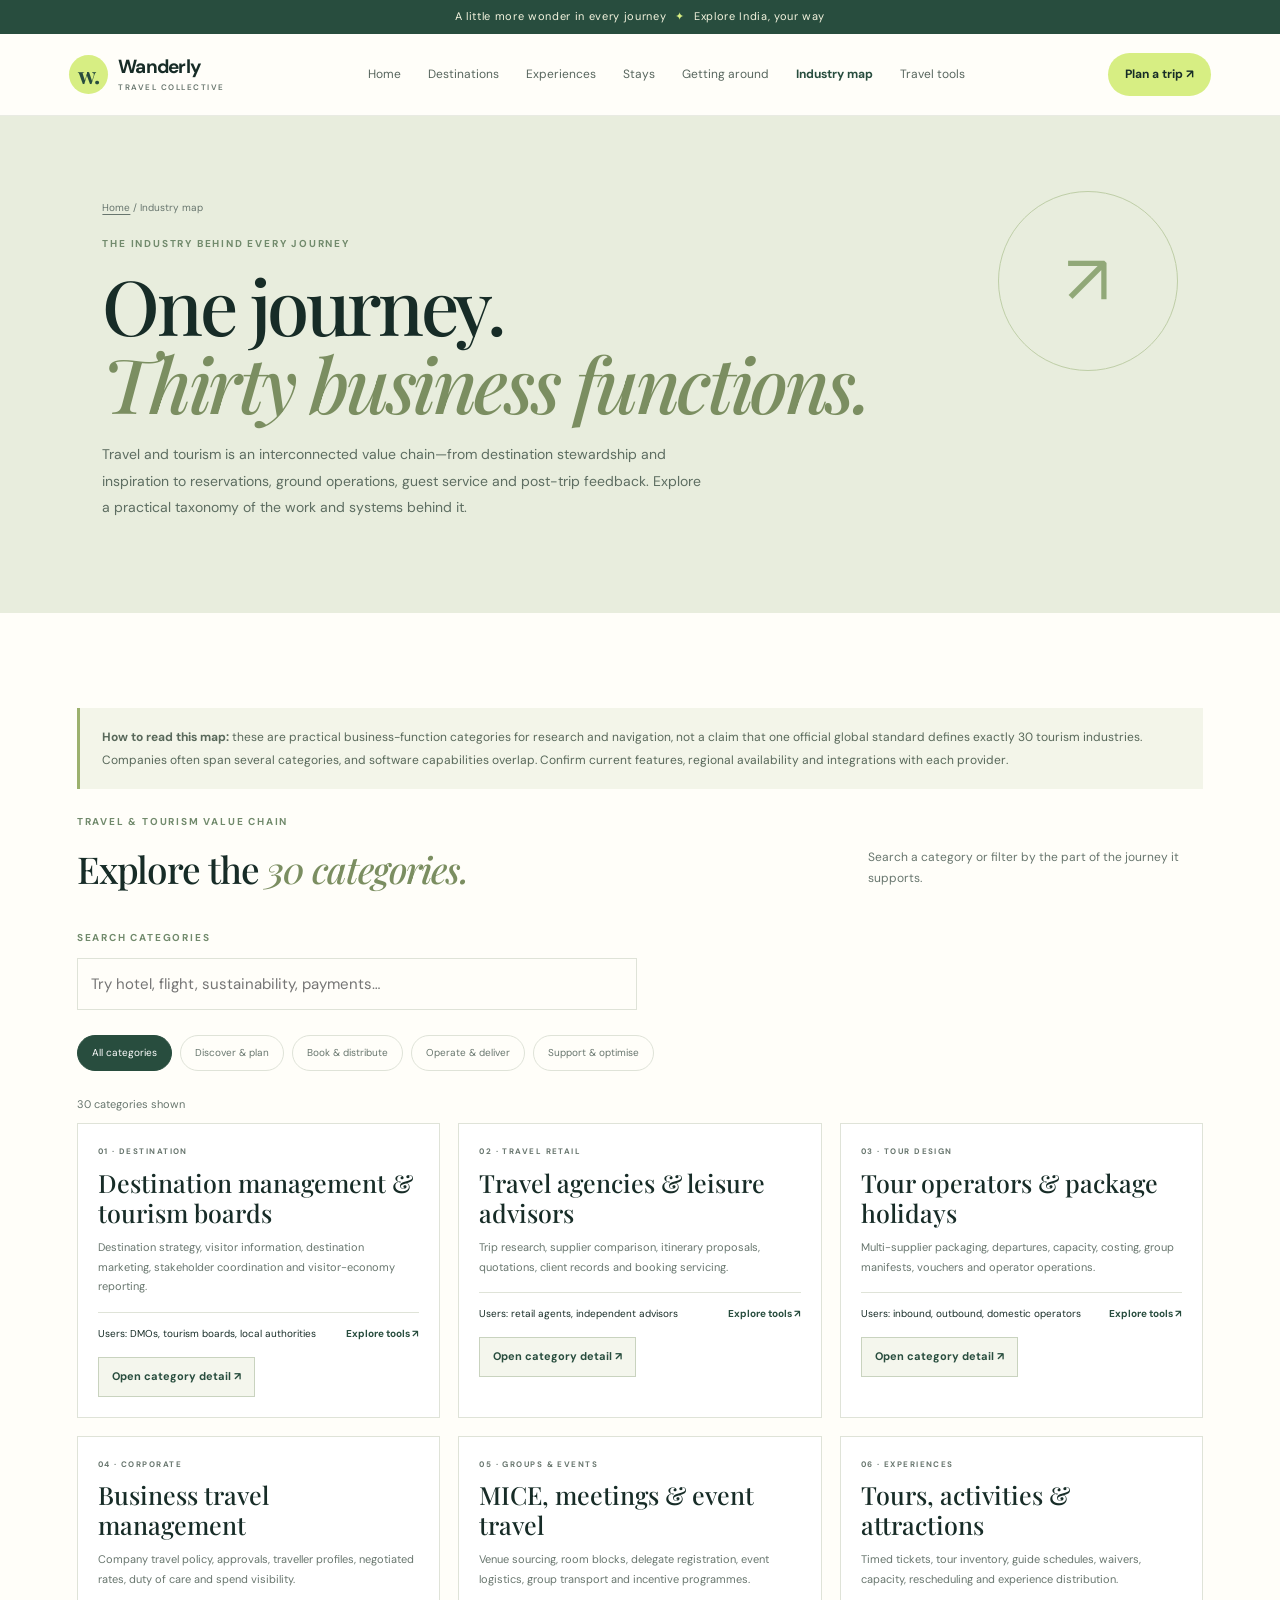
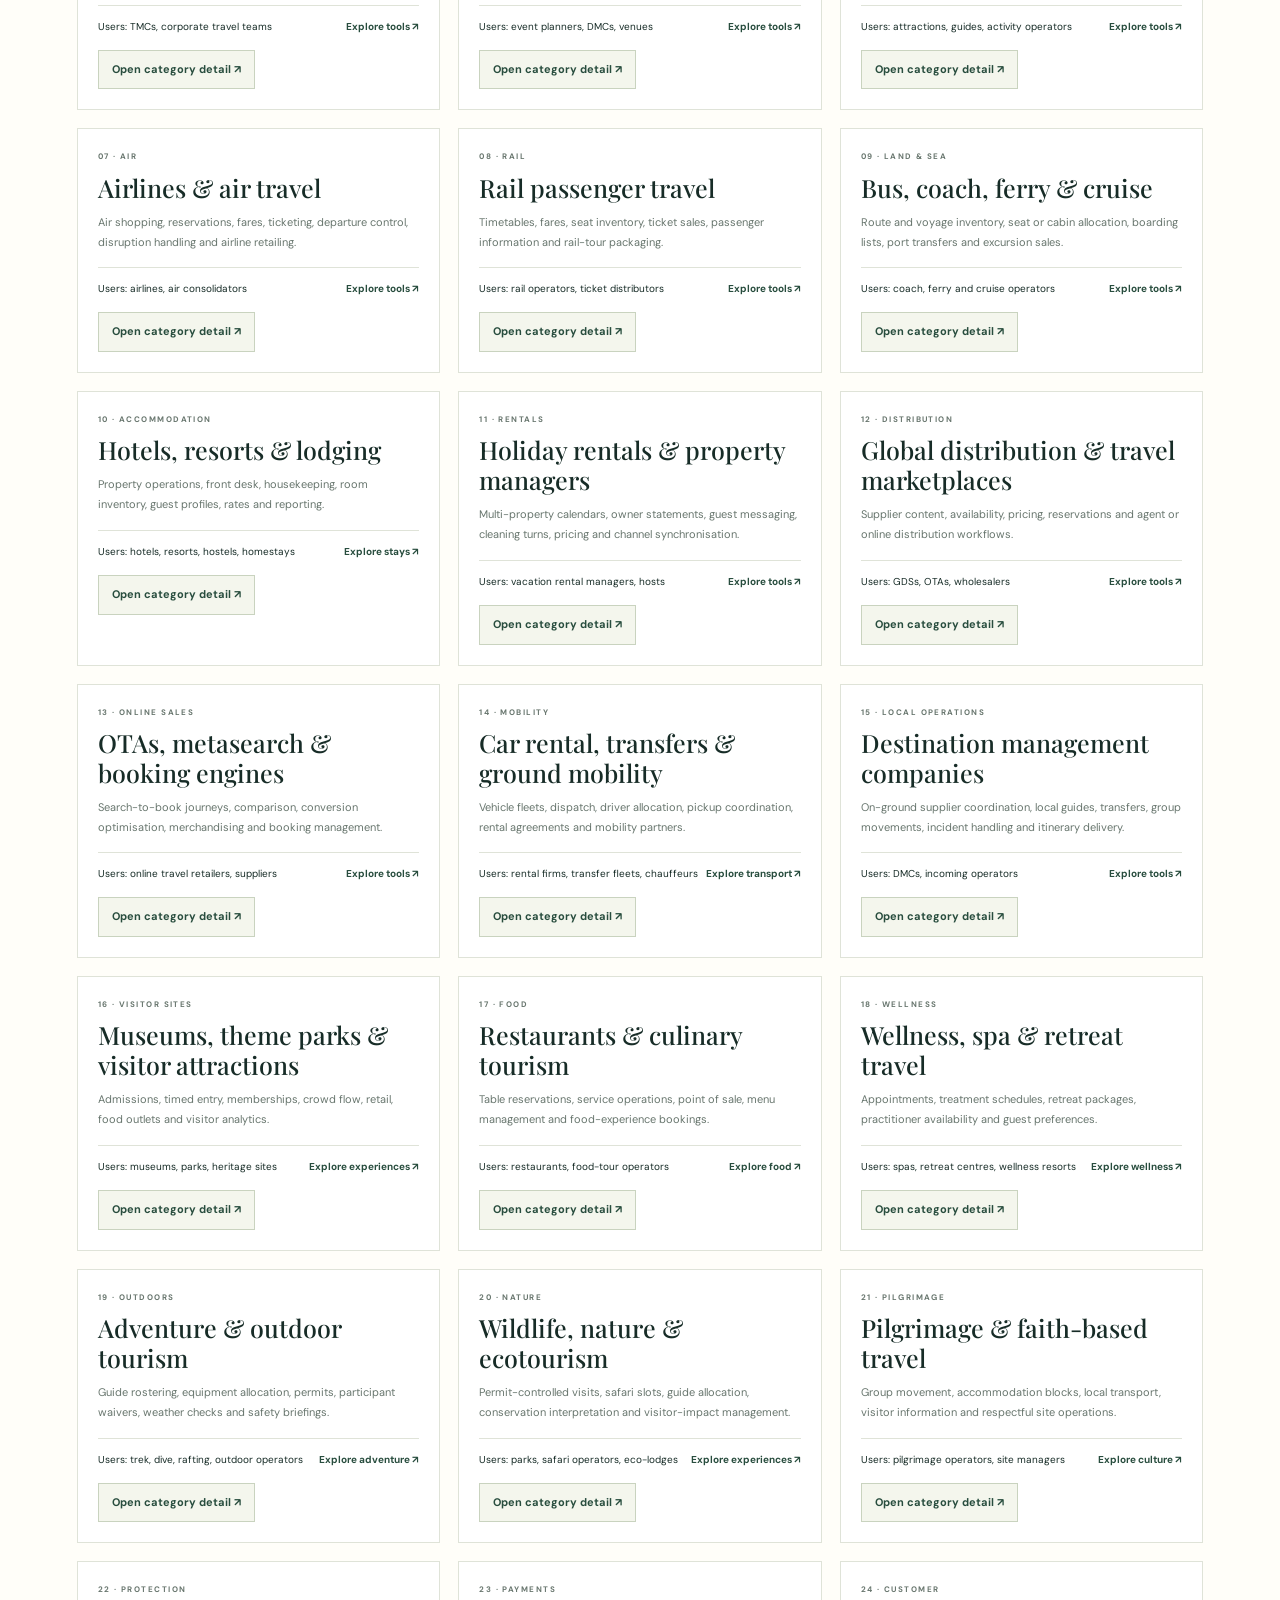
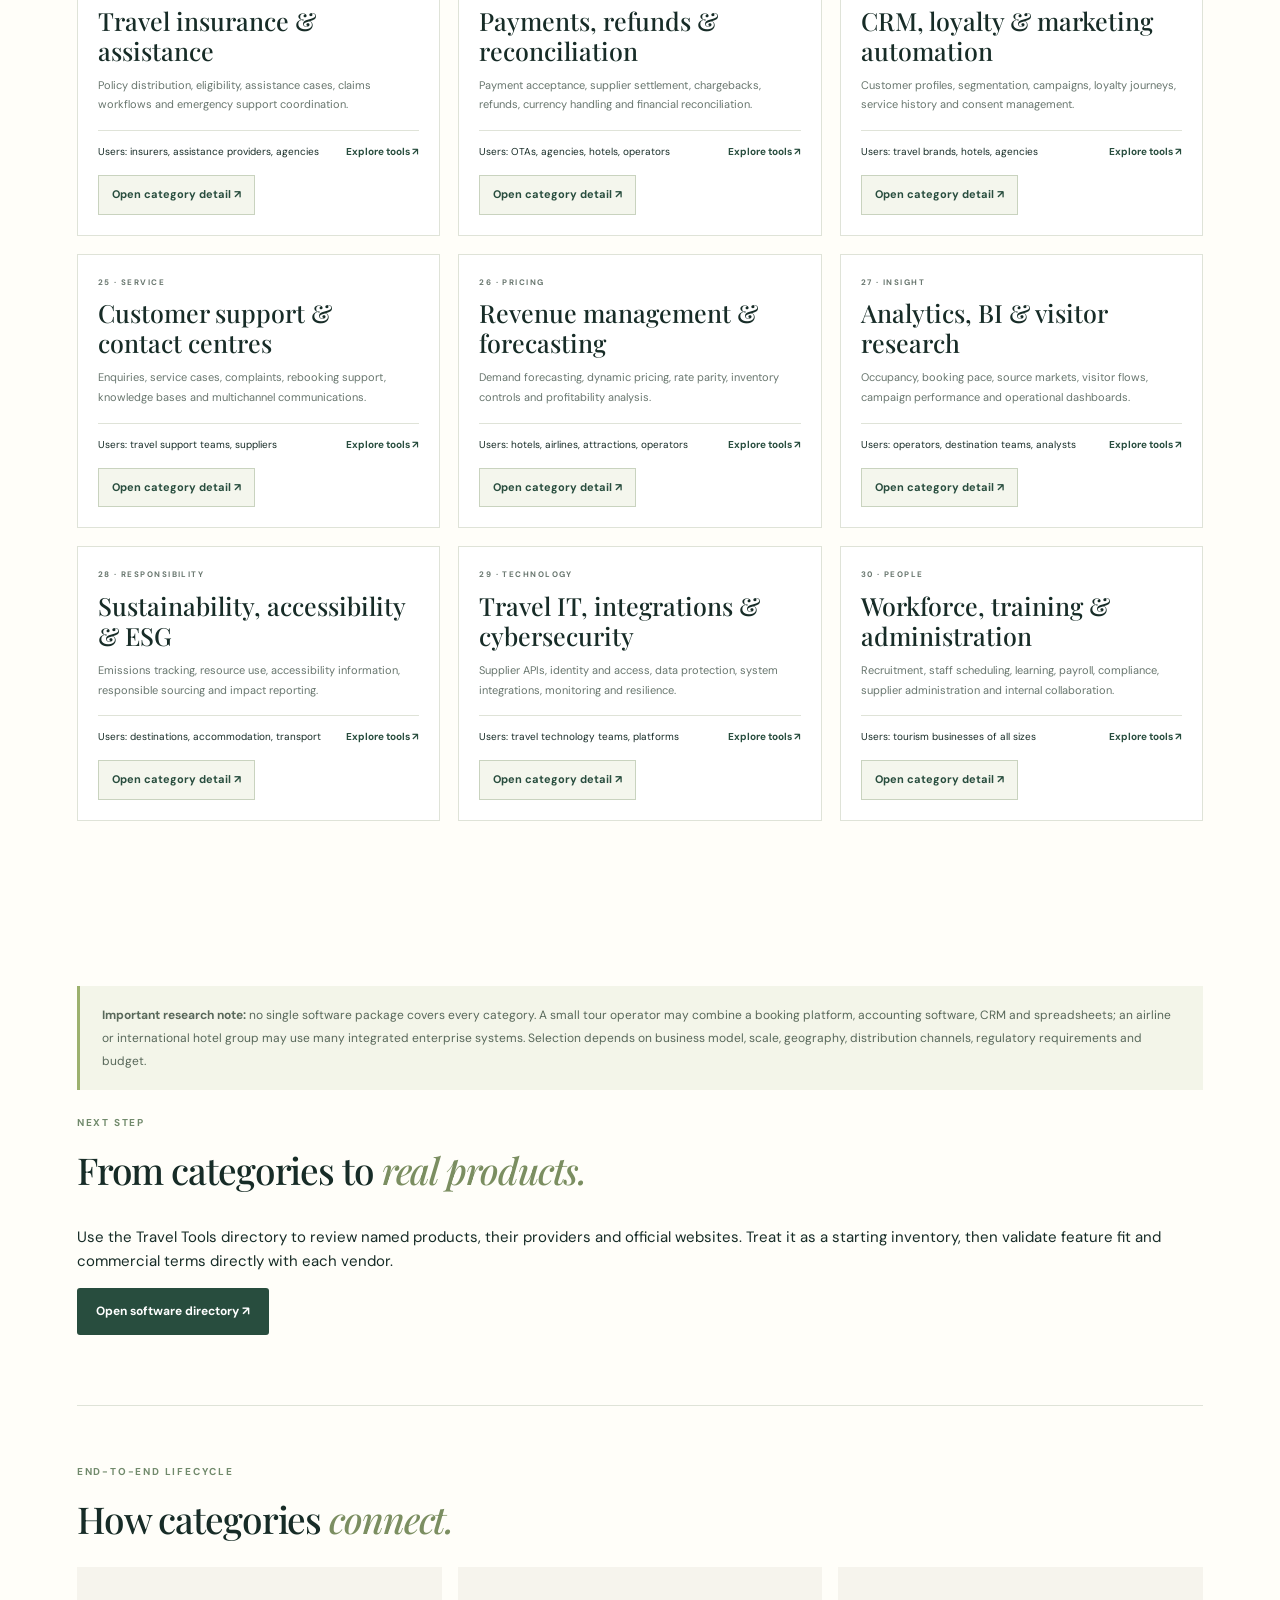
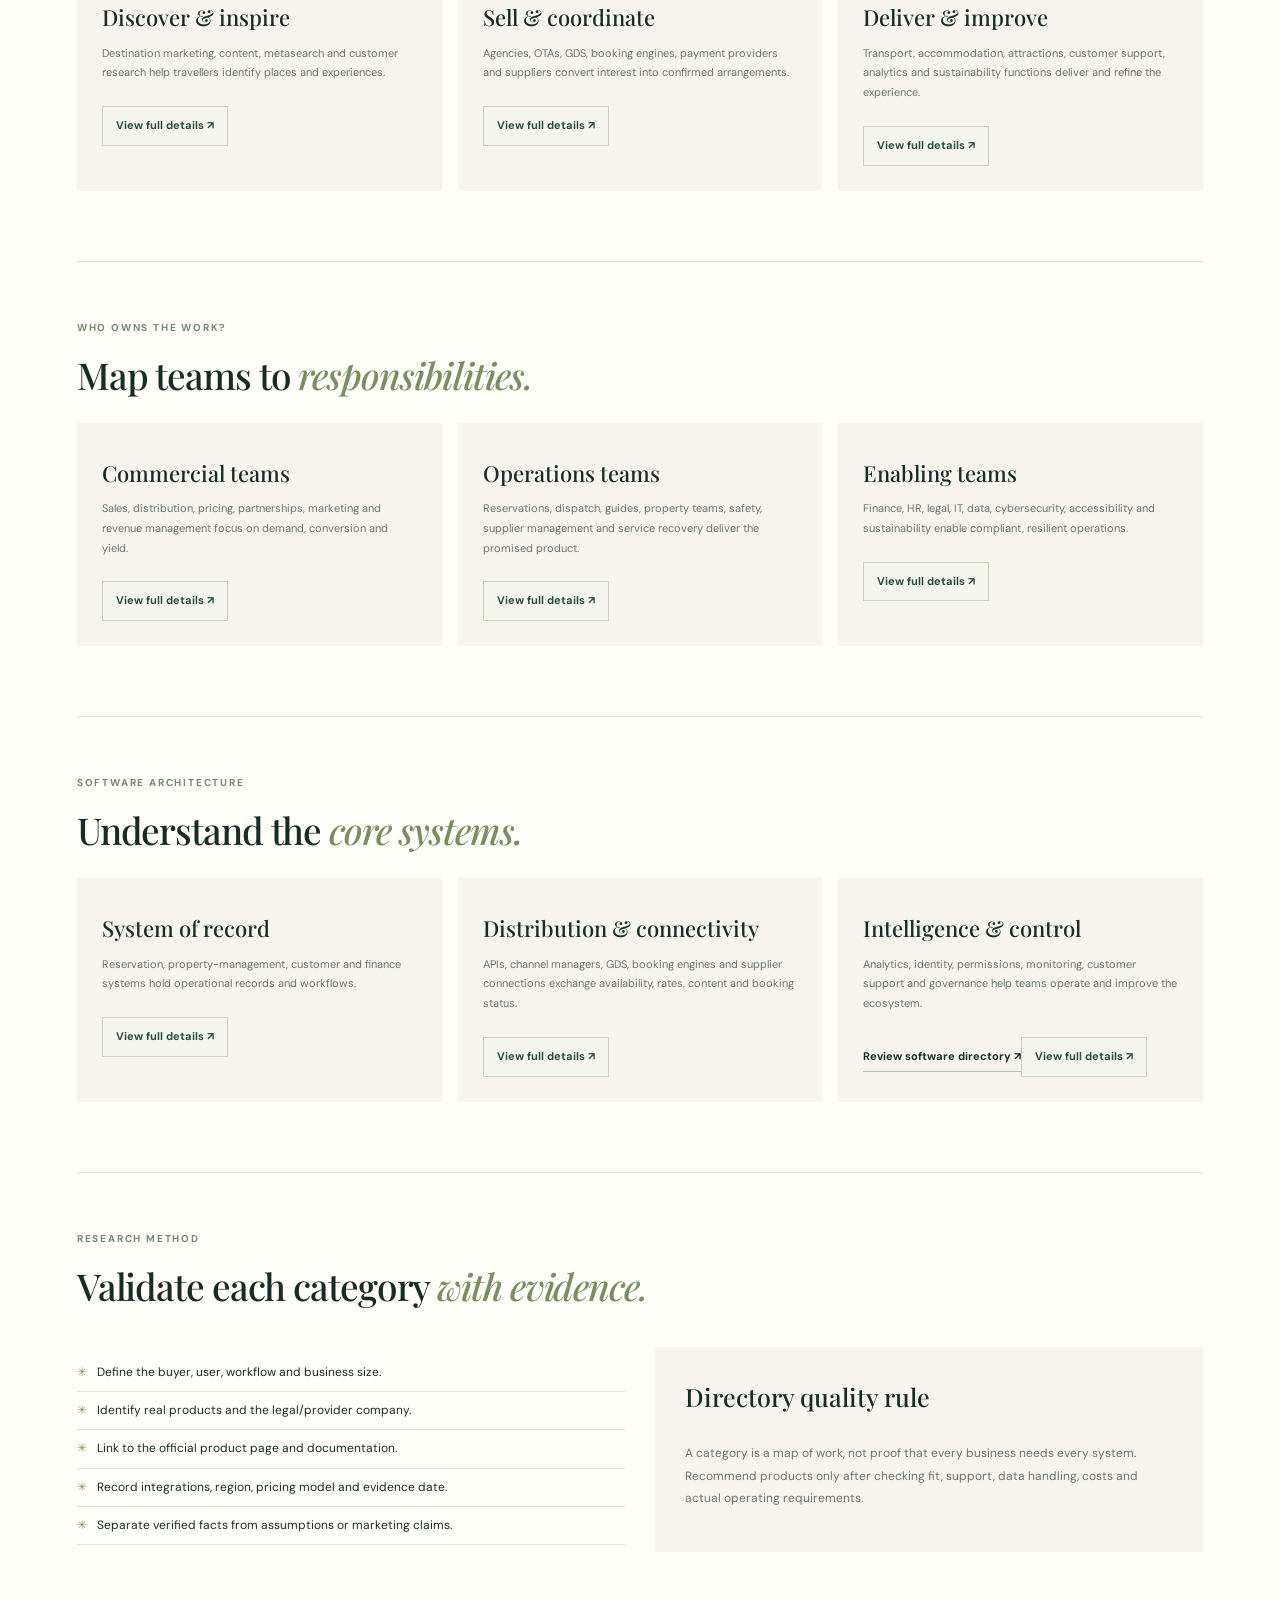
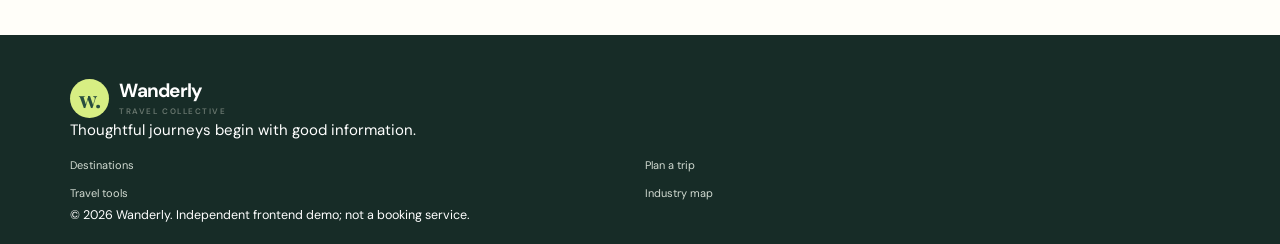
<file: industry-categories.html>
<!doctype html>
<html lang="en">
<head>
<meta charset="utf-8"><meta name="viewport" content="width=device-width,initial-scale=1">
<meta name="description" content="Explore the travel and tourism value chain: 30 business functions, who uses them, and the software systems that support them.">
<title>Industry Map — Wanderly Travel Collective</title>
<link rel="stylesheet" href="css/style.css"><script defer src="js/app.js"></script>
</head>
<body>
<div class="announcement">A little more wonder in every journey <span>✦</span> Explore India, your way</div>
<header class="site-header">
<a class="brand" href="index.html"><span class="brand-mark">w.</span><span>Wanderly<small>TRAVEL COLLECTIVE</small></span></a>
<button class="menu-toggle" aria-label="Open navigation" aria-expanded="false">☰</button>
<nav class="nav"><a href="index.html">Home</a><a href="destinations.html">Destinations</a><a href="experiences.html">Experiences</a><a href="stays.html">Stays</a><a href="transport.html">Getting around</a><a href="industry-categories.html" class="active">Industry map</a><a href="travel-tools.html">Travel tools</a></nav>
<a class="nav-cta" href="plan.html">Plan a trip ↗</a>
</header>
<main>
<section class="page-hero"><div class="breadcrumbs"><a href="index.html">Home</a> / Industry map</div><p class="eyebrow">THE INDUSTRY BEHIND EVERY JOURNEY</p><h1>One journey.<br><em>Thirty business functions.</em></h1><p>Travel and tourism is an interconnected value chain—from destination stewardship and inspiration to reservations, ground operations, guest service and post-trip feedback. Explore a practical taxonomy of the work and systems behind it.</p><span class="hero-orb">↗</span></section>
<section class="content-section">
<div class="callout"><b>How to read this map:</b> these are practical business-function categories for research and navigation, not a claim that one official global standard defines exactly 30 tourism industries. Companies often span several categories, and software capabilities overlap. Confirm current features, regional availability and integrations with each provider.</div>
<div class="section-heading"><div><p class="eyebrow">TRAVEL & TOURISM VALUE CHAIN</p><h2>Explore the <em>30 categories.</em></h2></div><p class="heading-copy">Search a category or filter by the part of the journey it supports.</p></div>
<label class="eyebrow" for="industry-search">SEARCH CATEGORIES</label><input id="industry-search" type="search" placeholder="Try hotel, flight, sustainability, payments…" style="display:block;width:100%;max-width:560px;padding:13px;border:1px solid var(--line);background:transparent;margin:10px 0 18px">
<div class="filter-bar" aria-label="Filter industry categories"><button class="filter-chip active" data-industry-filter="all">All categories</button><button class="filter-chip" data-industry-filter="discover">Discover & plan</button><button class="filter-chip" data-industry-filter="book">Book & distribute</button><button class="filter-chip" data-industry-filter="operate">Operate & deliver</button><button class="filter-chip" data-industry-filter="support">Support & optimise</button></div>
<p class="search-results-note" id="industry-count" aria-live="polite">30 categories</p>
<div class="catalog-grid" id="industry-grid">
<article class="catalog-card industry-card" data-detail-slug="destination-management" data-phase="discover" data-searchable="destination management marketing tourism board destination organization DMO visitor economy"><div class="catalog-card-body"><p class="eyebrow">01 · DESTINATION</p><h3>Destination management & tourism boards</h3><p>Destination strategy, visitor information, destination marketing, stakeholder coordination and visitor-economy reporting.</p><div class="card-bottom"><span>Users: DMOs, tourism boards, local authorities</span><a href="travel-tools.html">Explore tools ↗</a></div><a class="card-detail-trigger category-detail-link" href="industry-detail.html?category=destination-management">Open category detail ↗</a></div></article>
<article class="catalog-card industry-card" data-detail-slug="travel-agencies" data-phase="discover" data-searchable="travel agency leisure retail itinerary customer travel advisor"><div class="catalog-card-body"><p class="eyebrow">02 · TRAVEL RETAIL</p><h3>Travel agencies & leisure advisors</h3><p>Trip research, supplier comparison, itinerary proposals, quotations, client records and booking servicing.</p><div class="card-bottom"><span>Users: retail agents, independent advisors</span><a href="travel-tools.html">Explore tools ↗</a></div><a class="card-detail-trigger category-detail-link" href="industry-detail.html?category=travel-agencies">Open category detail ↗</a></div></article>
<article class="catalog-card industry-card" data-detail-slug="tour-operators" data-phase="discover" data-searchable="tour operator package holidays group tours excursions supplier contracting"><div class="catalog-card-body"><p class="eyebrow">03 · TOUR DESIGN</p><h3>Tour operators & package holidays</h3><p>Multi-supplier packaging, departures, capacity, costing, group manifests, vouchers and operator operations.</p><div class="card-bottom"><span>Users: inbound, outbound, domestic operators</span><a href="travel-tools.html">Explore tools ↗</a></div><a class="card-detail-trigger category-detail-link" href="industry-detail.html?category=tour-operators">Open category detail ↗</a></div></article>
<article class="catalog-card industry-card" data-detail-slug="corporate-travel" data-phase="discover" data-searchable="business travel corporate travel management TMC policy expense"><div class="catalog-card-body"><p class="eyebrow">04 · CORPORATE</p><h3>Business travel management</h3><p>Company travel policy, approvals, traveller profiles, negotiated rates, duty of care and spend visibility.</p><div class="card-bottom"><span>Users: TMCs, corporate travel teams</span><a href="travel-tools.html">Explore tools ↗</a></div><a class="card-detail-trigger category-detail-link" href="industry-detail.html?category=corporate-travel">Open category detail ↗</a></div></article>
<article class="catalog-card industry-card" data-detail-slug="mice" data-phase="discover" data-searchable="meetings incentives conferences exhibitions MICE events venue delegate"><div class="catalog-card-body"><p class="eyebrow">05 · GROUPS & EVENTS</p><h3>MICE, meetings & event travel</h3><p>Venue sourcing, room blocks, delegate registration, event logistics, group transport and incentive programmes.</p><div class="card-bottom"><span>Users: event planners, DMCs, venues</span><a href="travel-tools.html">Explore tools ↗</a></div><a class="card-detail-trigger category-detail-link" href="industry-detail.html?category=mice">Open category detail ↗</a></div></article>
<article class="catalog-card industry-card" data-detail-slug="activities" data-phase="discover" data-searchable="experience provider attractions tours activities tickets guide experiences"><div class="catalog-card-body"><p class="eyebrow">06 · EXPERIENCES</p><h3>Tours, activities & attractions</h3><p>Timed tickets, tour inventory, guide schedules, waivers, capacity, rescheduling and experience distribution.</p><div class="card-bottom"><span>Users: attractions, guides, activity operators</span><a href="travel-tools.html">Explore tools ↗</a></div><a class="card-detail-trigger category-detail-link" href="industry-detail.html?category=activities">Open category detail ↗</a></div></article>
<article class="catalog-card industry-card" data-detail-slug="airlines" data-phase="book" data-searchable="airline aviation flight reservation airline operations revenue management"><div class="catalog-card-body"><p class="eyebrow">07 · AIR</p><h3>Airlines & air travel</h3><p>Air shopping, reservations, fares, ticketing, departure control, disruption handling and airline retailing.</p><div class="card-bottom"><span>Users: airlines, air consolidators</span><a href="travel-tools.html">Explore tools ↗</a></div><a class="card-detail-trigger category-detail-link" href="industry-detail.html?category=airlines">Open category detail ↗</a></div></article>
<article class="catalog-card industry-card" data-detail-slug="rail" data-phase="book" data-searchable="railway train passenger reservation timetable rail travel"><div class="catalog-card-body"><p class="eyebrow">08 · RAIL</p><h3>Rail passenger travel</h3><p>Timetables, fares, seat inventory, ticket sales, passenger information and rail-tour packaging.</p><div class="card-bottom"><span>Users: rail operators, ticket distributors</span><a href="travel-tools.html">Explore tools ↗</a></div><a class="card-detail-trigger category-detail-link" href="industry-detail.html?category=rail">Open category detail ↗</a></div></article>
<article class="catalog-card industry-card" data-detail-slug="land-sea" data-phase="book" data-searchable="bus coach ferry cruise ship marine passenger transport"><div class="catalog-card-body"><p class="eyebrow">09 · LAND & SEA</p><h3>Bus, coach, ferry & cruise</h3><p>Route and voyage inventory, seat or cabin allocation, boarding lists, port transfers and excursion sales.</p><div class="card-bottom"><span>Users: coach, ferry and cruise operators</span><a href="travel-tools.html">Explore tools ↗</a></div><a class="card-detail-trigger category-detail-link" href="industry-detail.html?category=land-sea">Open category detail ↗</a></div></article>
<article class="catalog-card industry-card" data-detail-slug="lodging" data-phase="book" data-searchable="hotel accommodation resort hostel homestay PMS housekeeping front desk"><div class="catalog-card-body"><p class="eyebrow">10 · ACCOMMODATION</p><h3>Hotels, resorts & lodging</h3><p>Property operations, front desk, housekeeping, room inventory, guest profiles, rates and reporting.</p><div class="card-bottom"><span>Users: hotels, resorts, hostels, homestays</span><a href="stays.html">Explore stays ↗</a></div><a class="card-detail-trigger category-detail-link" href="industry-detail.html?category=lodging">Open category detail ↗</a></div></article>
<article class="catalog-card industry-card" data-detail-slug="rentals" data-phase="book" data-searchable="vacation rental holiday rental property manager short term rental"><div class="catalog-card-body"><p class="eyebrow">11 · RENTALS</p><h3>Holiday rentals & property managers</h3><p>Multi-property calendars, owner statements, guest messaging, cleaning turns, pricing and channel synchronisation.</p><div class="card-bottom"><span>Users: vacation rental managers, hosts</span><a href="travel-tools.html">Explore tools ↗</a></div><a class="card-detail-trigger category-detail-link" href="industry-detail.html?category=rentals">Open category detail ↗</a></div></article>
<article class="catalog-card industry-card" data-detail-slug="distribution" data-phase="book" data-searchable="GDS global distribution system travel distribution airline hotel booking"><div class="catalog-card-body"><p class="eyebrow">12 · DISTRIBUTION</p><h3>Global distribution & travel marketplaces</h3><p>Supplier content, availability, pricing, reservations and agent or online distribution workflows.</p><div class="card-bottom"><span>Users: GDSs, OTAs, wholesalers</span><a href="travel-tools.html">Explore tools ↗</a></div><a class="card-detail-trigger category-detail-link" href="industry-detail.html?category=distribution">Open category detail ↗</a></div></article>
<article class="catalog-card industry-card" data-detail-slug="otas" data-phase="book" data-searchable="online travel agency OTA metasearch booking engine comparison"><div class="catalog-card-body"><p class="eyebrow">13 · ONLINE SALES</p><h3>OTAs, metasearch & booking engines</h3><p>Search-to-book journeys, comparison, conversion optimisation, merchandising and booking management.</p><div class="card-bottom"><span>Users: online travel retailers, suppliers</span><a href="travel-tools.html">Explore tools ↗</a></div><a class="card-detail-trigger category-detail-link" href="industry-detail.html?category=otas">Open category detail ↗</a></div></article>
<article class="catalog-card industry-card" data-detail-slug="mobility" data-phase="book" data-searchable="car rental taxi transfer chauffeur mobility airport transfer"><div class="catalog-card-body"><p class="eyebrow">14 · MOBILITY</p><h3>Car rental, transfers & ground mobility</h3><p>Vehicle fleets, dispatch, driver allocation, pickup coordination, rental agreements and mobility partners.</p><div class="card-bottom"><span>Users: rental firms, transfer fleets, chauffeurs</span><a href="transport.html">Explore transport ↗</a></div><a class="card-detail-trigger category-detail-link" href="industry-detail.html?category=mobility">Open category detail ↗</a></div></article>
<article class="catalog-card industry-card" data-detail-slug="dmc" data-phase="operate" data-searchable="destination management company DMC local ground handling incoming operator"><div class="catalog-card-body"><p class="eyebrow">15 · LOCAL OPERATIONS</p><h3>Destination management companies</h3><p>On-ground supplier coordination, local guides, transfers, group movements, incident handling and itinerary delivery.</p><div class="card-bottom"><span>Users: DMCs, incoming operators</span><a href="travel-tools.html">Explore tools ↗</a></div><a class="card-detail-trigger category-detail-link" href="industry-detail.html?category=dmc">Open category detail ↗</a></div></article>
<article class="catalog-card industry-card" data-detail-slug="attractions" data-phase="operate" data-searchable="visitor attraction museum theme park ticketing visitor flow capacity"><div class="catalog-card-body"><p class="eyebrow">16 · VISITOR SITES</p><h3>Museums, theme parks & visitor attractions</h3><p>Admissions, timed entry, memberships, crowd flow, retail, food outlets and visitor analytics.</p><div class="card-bottom"><span>Users: museums, parks, heritage sites</span><a href="experiences.html">Explore experiences ↗</a></div><a class="card-detail-trigger category-detail-link" href="industry-detail.html?category=attractions">Open category detail ↗</a></div></article>
<article class="catalog-card industry-card" data-detail-slug="food" data-phase="operate" data-searchable="restaurant culinary tourism food tour hospitality reservation POS"><div class="catalog-card-body"><p class="eyebrow">17 · FOOD</p><h3>Restaurants & culinary tourism</h3><p>Table reservations, service operations, point of sale, menu management and food-experience bookings.</p><div class="card-bottom"><span>Users: restaurants, food-tour operators</span><a href="experiences.html#food">Explore food ↗</a></div><a class="card-detail-trigger category-detail-link" href="industry-detail.html?category=food">Open category detail ↗</a></div></article>
<article class="catalog-card industry-card" data-detail-slug="wellness" data-phase="operate" data-searchable="wellness spa yoga retreat medical wellness tourism appointment"><div class="catalog-card-body"><p class="eyebrow">18 · WELLNESS</p><h3>Wellness, spa & retreat travel</h3><p>Appointments, treatment schedules, retreat packages, practitioner availability and guest preferences.</p><div class="card-bottom"><span>Users: spas, retreat centres, wellness resorts</span><a href="experiences.html#wellness">Explore wellness ↗</a></div><a class="card-detail-trigger category-detail-link" href="industry-detail.html?category=wellness">Open category detail ↗</a></div></article>
<article class="catalog-card industry-card" data-detail-slug="adventure" data-phase="operate" data-searchable="adventure tourism outdoor guiding equipment safety permits expedition"><div class="catalog-card-body"><p class="eyebrow">19 · OUTDOORS</p><h3>Adventure & outdoor tourism</h3><p>Guide rostering, equipment allocation, permits, participant waivers, weather checks and safety briefings.</p><div class="card-bottom"><span>Users: trek, dive, rafting, outdoor operators</span><a href="experiences.html#adventure">Explore adventure ↗</a></div><a class="card-detail-trigger category-detail-link" href="industry-detail.html?category=adventure">Open category detail ↗</a></div></article>
<article class="catalog-card industry-card" data-detail-slug="wildlife" data-phase="operate" data-searchable="wildlife ecotourism conservation safari park guide booking protected area"><div class="catalog-card-body"><p class="eyebrow">20 · NATURE</p><h3>Wildlife, nature & ecotourism</h3><p>Permit-controlled visits, safari slots, guide allocation, conservation interpretation and visitor-impact management.</p><div class="card-bottom"><span>Users: parks, safari operators, eco-lodges</span><a href="experiences.html">Explore experiences ↗</a></div><a class="card-detail-trigger category-detail-link" href="industry-detail.html?category=wildlife">Open category detail ↗</a></div></article>
<article class="catalog-card industry-card" data-detail-slug="pilgrimage" data-phase="operate" data-searchable="religious pilgrimage tourism temple shrine group tours crowd management"><div class="catalog-card-body"><p class="eyebrow">21 · PILGRIMAGE</p><h3>Pilgrimage & faith-based travel</h3><p>Group movement, accommodation blocks, local transport, visitor information and respectful site operations.</p><div class="card-bottom"><span>Users: pilgrimage operators, site managers</span><a href="experiences.html#culture">Explore culture ↗</a></div><a class="card-detail-trigger category-detail-link" href="industry-detail.html?category=pilgrimage">Open category detail ↗</a></div></article>
<article class="catalog-card industry-card" data-detail-slug="insurance" data-phase="operate" data-searchable="travel insurance assistance claims emergency traveller protection"><div class="catalog-card-body"><p class="eyebrow">22 · PROTECTION</p><h3>Travel insurance & assistance</h3><p>Policy distribution, eligibility, assistance cases, claims workflows and emergency support coordination.</p><div class="card-bottom"><span>Users: insurers, assistance providers, agencies</span><a href="travel-tools.html">Explore tools ↗</a></div><a class="card-detail-trigger category-detail-link" href="industry-detail.html?category=insurance">Open category detail ↗</a></div></article>
<article class="catalog-card industry-card" data-detail-slug="payments" data-phase="support" data-searchable="travel payments fintech reconciliation foreign exchange fraud refunds"><div class="catalog-card-body"><p class="eyebrow">23 · PAYMENTS</p><h3>Payments, refunds & reconciliation</h3><p>Payment acceptance, supplier settlement, chargebacks, refunds, currency handling and financial reconciliation.</p><div class="card-bottom"><span>Users: OTAs, agencies, hotels, operators</span><a href="travel-tools.html">Explore tools ↗</a></div><a class="card-detail-trigger category-detail-link" href="industry-detail.html?category=payments">Open category detail ↗</a></div></article>
<article class="catalog-card industry-card" data-detail-slug="crm" data-phase="support" data-searchable="CRM customer relationship management marketing automation loyalty traveller data"><div class="catalog-card-body"><p class="eyebrow">24 · CUSTOMER</p><h3>CRM, loyalty & marketing automation</h3><p>Customer profiles, segmentation, campaigns, loyalty journeys, service history and consent management.</p><div class="card-bottom"><span>Users: travel brands, hotels, agencies</span><a href="travel-tools.html">Explore tools ↗</a></div><a class="card-detail-trigger category-detail-link" href="industry-detail.html?category=crm">Open category detail ↗</a></div></article>
<article class="catalog-card industry-card" data-detail-slug="support" data-phase="support" data-searchable="customer service contact centre chatbot helpdesk complaints disruption"><div class="catalog-card-body"><p class="eyebrow">25 · SERVICE</p><h3>Customer support & contact centres</h3><p>Enquiries, service cases, complaints, rebooking support, knowledge bases and multichannel communications.</p><div class="card-bottom"><span>Users: travel support teams, suppliers</span><a href="travel-tools.html">Explore tools ↗</a></div><a class="card-detail-trigger category-detail-link" href="industry-detail.html?category=support">Open category detail ↗</a></div></article>
<article class="catalog-card industry-card" data-detail-slug="revenue" data-phase="support" data-searchable="revenue management pricing demand forecasting yield hotel airline"><div class="catalog-card-body"><p class="eyebrow">26 · PRICING</p><h3>Revenue management & forecasting</h3><p>Demand forecasting, dynamic pricing, rate parity, inventory controls and profitability analysis.</p><div class="card-bottom"><span>Users: hotels, airlines, attractions, operators</span><a href="travel-tools.html">Explore tools ↗</a></div><a class="card-detail-trigger category-detail-link" href="industry-detail.html?category=revenue">Open category detail ↗</a></div></article>
<article class="catalog-card industry-card" data-detail-slug="analytics" data-phase="support" data-searchable="analytics business intelligence data warehouse dashboards tourism statistics"><div class="catalog-card-body"><p class="eyebrow">27 · INSIGHT</p><h3>Analytics, BI & visitor research</h3><p>Occupancy, booking pace, source markets, visitor flows, campaign performance and operational dashboards.</p><div class="card-bottom"><span>Users: operators, destination teams, analysts</span><a href="travel-tools.html">Explore tools ↗</a></div><a class="card-detail-trigger category-detail-link" href="industry-detail.html?category=analytics">Open category detail ↗</a></div></article>
<article class="catalog-card industry-card" data-detail-slug="sustainability" data-phase="support" data-searchable="sustainability ESG carbon emissions accessibility responsible tourism certification"><div class="catalog-card-body"><p class="eyebrow">28 · RESPONSIBILITY</p><h3>Sustainability, accessibility & ESG</h3><p>Emissions tracking, resource use, accessibility information, responsible sourcing and impact reporting.</p><div class="card-bottom"><span>Users: destinations, accommodation, transport</span><a href="travel-tools.html">Explore tools ↗</a></div><a class="card-detail-trigger category-detail-link" href="industry-detail.html?category=sustainability">Open category detail ↗</a></div></article>
<article class="catalog-card industry-card" data-detail-slug="travel-it" data-phase="support" data-searchable="travel technology integration APIs cybersecurity privacy identity IT infrastructure"><div class="catalog-card-body"><p class="eyebrow">29 · TECHNOLOGY</p><h3>Travel IT, integrations & cybersecurity</h3><p>Supplier APIs, identity and access, data protection, system integrations, monitoring and resilience.</p><div class="card-bottom"><span>Users: travel technology teams, platforms</span><a href="travel-tools.html">Explore tools ↗</a></div><a class="card-detail-trigger category-detail-link" href="industry-detail.html?category=travel-it">Open category detail ↗</a></div></article>
<article class="catalog-card industry-card" data-detail-slug="workforce" data-phase="support" data-searchable="travel workforce HR recruitment training scheduling payroll learning"><div class="catalog-card-body"><p class="eyebrow">30 · PEOPLE</p><h3>Workforce, training & administration</h3><p>Recruitment, staff scheduling, learning, payroll, compliance, supplier administration and internal collaboration.</p><div class="card-bottom"><span>Users: tourism businesses of all sizes</span><a href="travel-tools.html">Explore tools ↗</a></div><a class="card-detail-trigger category-detail-link" href="industry-detail.html?category=workforce">Open category detail ↗</a></div></article>
</div>
</section>
<section class="content-section"><div class="callout"><b>Important research note:</b> no single software package covers every category. A small tour operator may combine a booking platform, accounting software, CRM and spreadsheets; an airline or international hotel group may use many integrated enterprise systems. Selection depends on business model, scale, geography, distribution channels, regulatory requirements and budget.</div><div class="section-heading"><div><p class="eyebrow">NEXT STEP</p><h2>From categories to <em>real products.</em></h2></div></div><p>Use the Travel Tools directory to review named products, their providers and official websites. Treat it as a starting inventory, then validate feature fit and commercial terms directly with each vendor.</p><a class="button button-dark" href="travel-tools.html">Open software directory ↗</a></section>

<section class="content-section deep-dive-section" id="industry-lifecycle"><div class="section-heading"><div><p class="eyebrow">END-TO-END LIFECYCLE</p><h2>How categories <em>connect.</em></h2></div></div><div class="info-grid"><article class="info-card"><h3>Discover & inspire</h3><p>Destination marketing, content, metasearch and customer research help travellers identify places and experiences.</p></article><article class="info-card"><h3>Sell & coordinate</h3><p>Agencies, OTAs, GDS, booking engines, payment providers and suppliers convert interest into confirmed arrangements.</p></article><article class="info-card"><h3>Deliver & improve</h3><p>Transport, accommodation, attractions, customer support, analytics and sustainability functions deliver and refine the experience.</p></article></div></section>
<section class="content-section deep-dive-section"><div class="section-heading"><div><p class="eyebrow">WHO OWNS THE WORK?</p><h2>Map teams to <em>responsibilities.</em></h2></div></div><div class="info-grid"><article class="info-card"><h3>Commercial teams</h3><p>Sales, distribution, pricing, partnerships, marketing and revenue management focus on demand, conversion and yield.</p></article><article class="info-card"><h3>Operations teams</h3><p>Reservations, dispatch, guides, property teams, safety, supplier management and service recovery deliver the promised product.</p></article><article class="info-card"><h3>Enabling teams</h3><p>Finance, HR, legal, IT, data, cybersecurity, accessibility and sustainability enable compliant, resilient operations.</p></article></div></section>
<section class="content-section deep-dive-section"><div class="section-heading"><div><p class="eyebrow">SOFTWARE ARCHITECTURE</p><h2>Understand the <em>core systems.</em></h2></div></div><div class="info-grid"><article class="info-card"><h3>System of record</h3><p>Reservation, property-management, customer and finance systems hold operational records and workflows.</p></article><article class="info-card"><h3>Distribution & connectivity</h3><p>APIs, channel managers, GDS, booking engines and supplier connections exchange availability, rates, content and booking status.</p></article><article class="info-card"><h3>Intelligence & control</h3><p>Analytics, identity, permissions, monitoring, customer support and governance help teams operate and improve the ecosystem.</p><a class="text-link" href="travel-tools.html">Review software directory ↗</a></article></div></section>
<section class="content-section deep-dive-section"><div class="section-heading"><div><p class="eyebrow">RESEARCH METHOD</p><h2>Validate each category <em>with evidence.</em></h2></div></div><div class="detail-grid"><div><ul class="check-list"><li>Define the buyer, user, workflow and business size.</li><li>Identify real products and the legal/provider company.</li><li>Link to the official product page and documentation.</li><li>Record integrations, region, pricing model and evidence date.</li><li>Separate verified facts from assumptions or marketing claims.</li></ul></div><div class="soft-panel"><h3>Directory quality rule</h3><p>A category is a map of work, not proof that every business needs every system. Recommend products only after checking fit, support, data handling, costs and actual operating requirements.</p></div></div></section>
</main>
<footer class="site-footer"><a class="brand" href="index.html"><span class="brand-mark">w.</span><span>Wanderly<small>TRAVEL COLLECTIVE</small></span></a><p>Thoughtful journeys begin with good information.</p><div class="footer-links"><a href="destinations.html">Destinations</a><a href="plan.html">Plan a trip</a><a href="travel-tools.html">Travel tools</a><a href="industry-categories.html">Industry map</a></div><small>© <span data-year></span> Wanderly. Independent frontend demo; not a booking service.</small></footer>
</body></html>
</file>
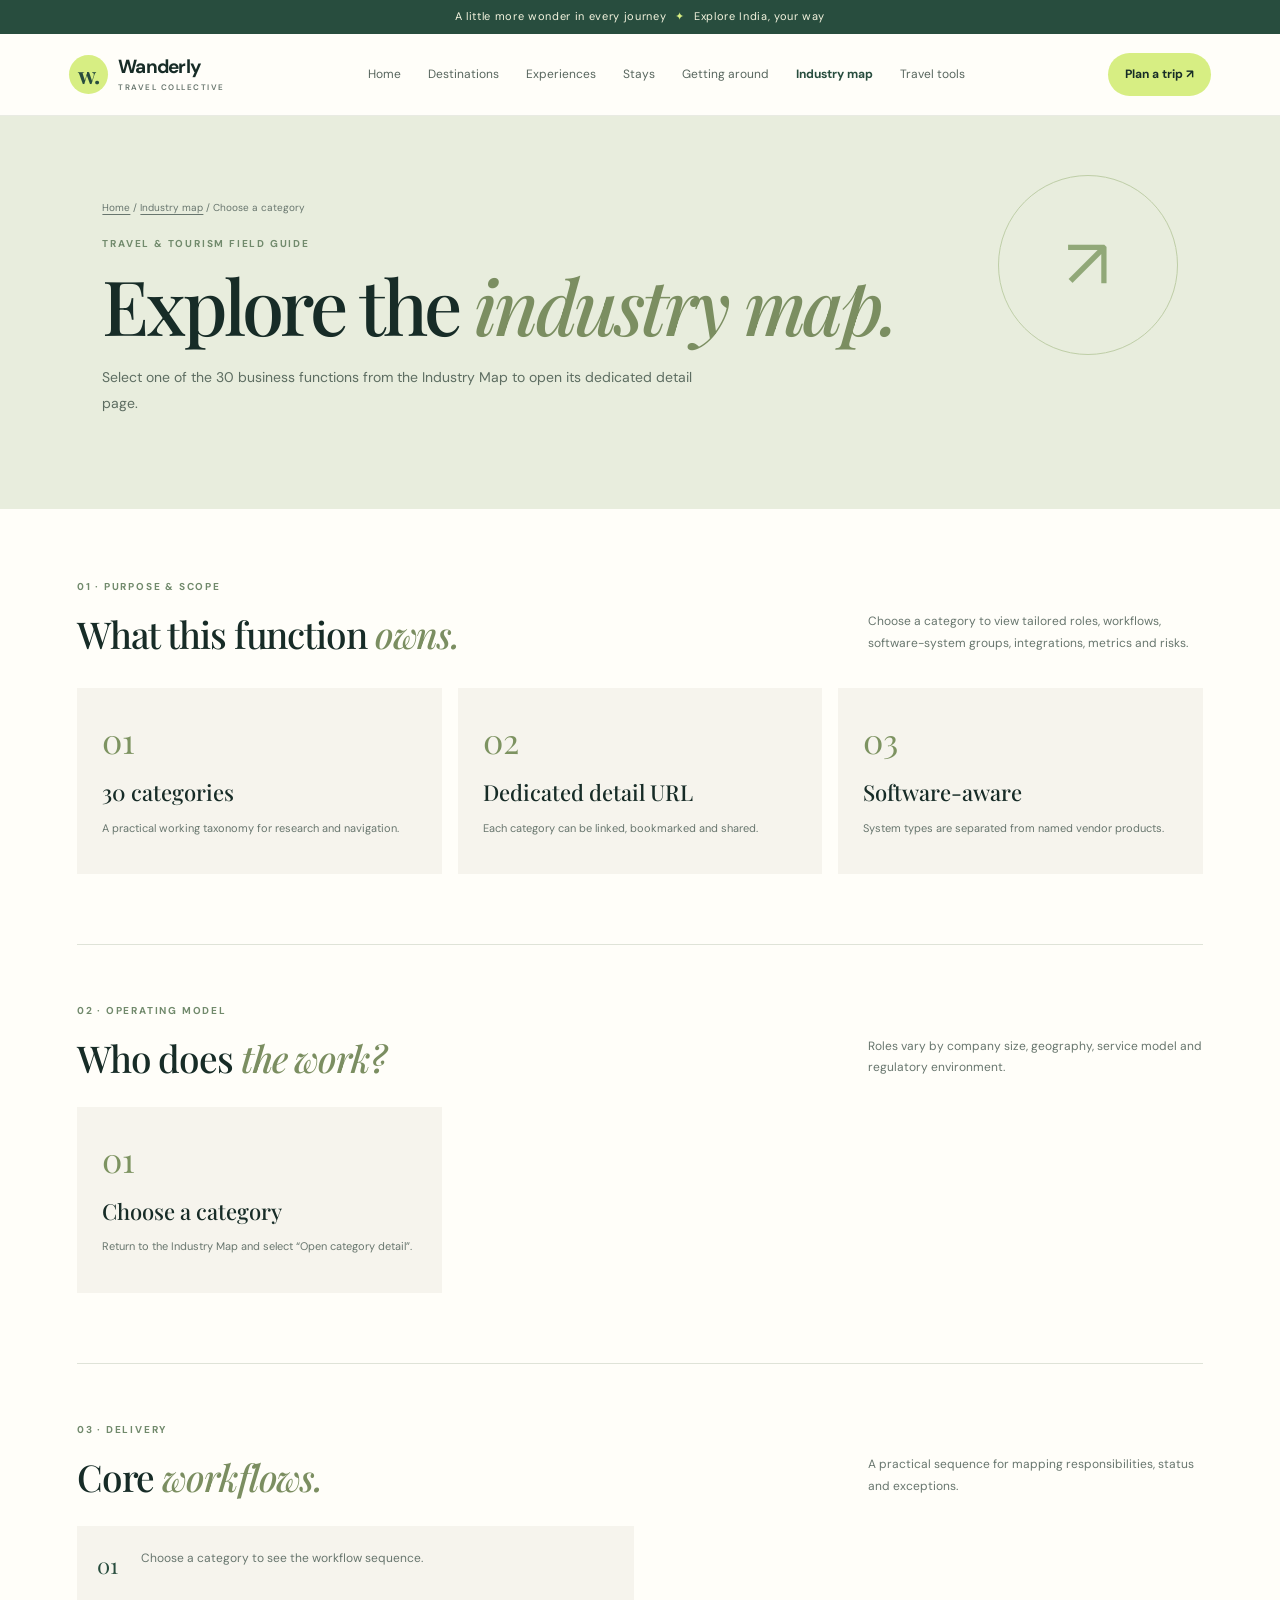
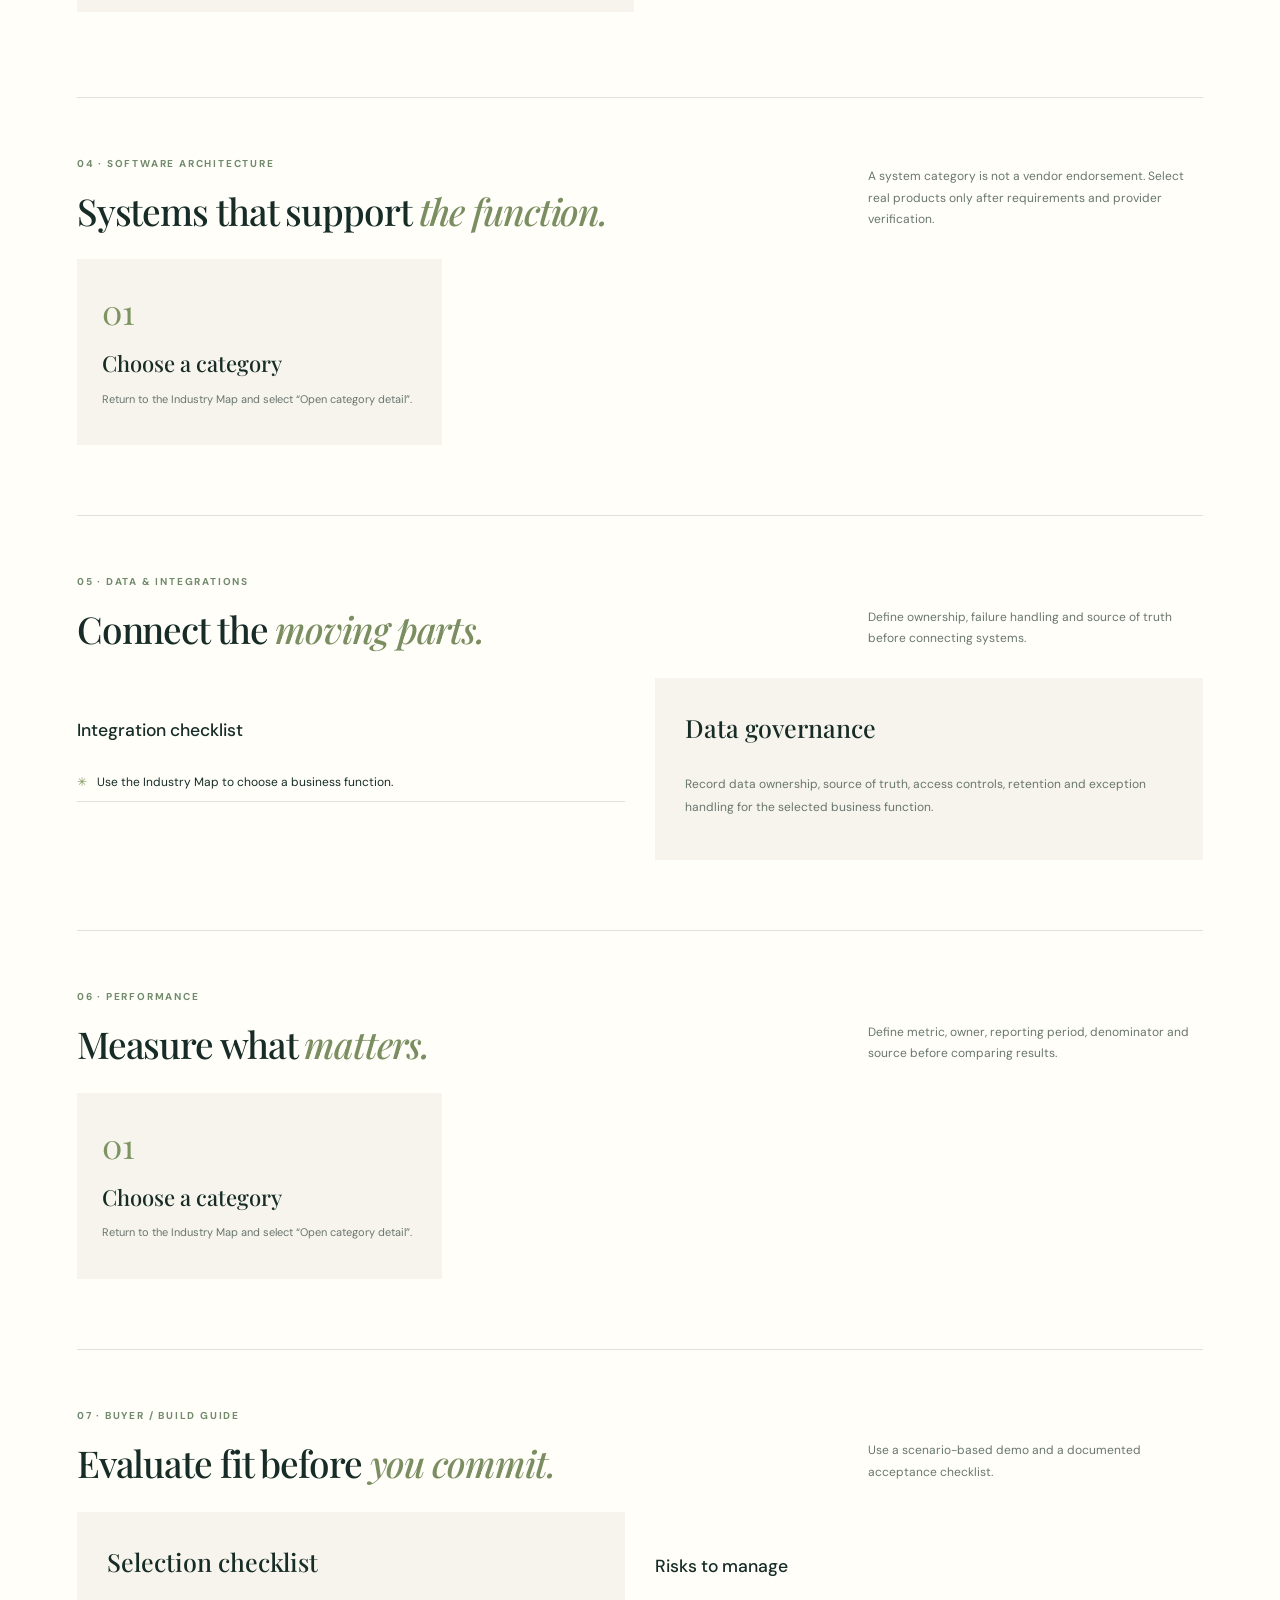
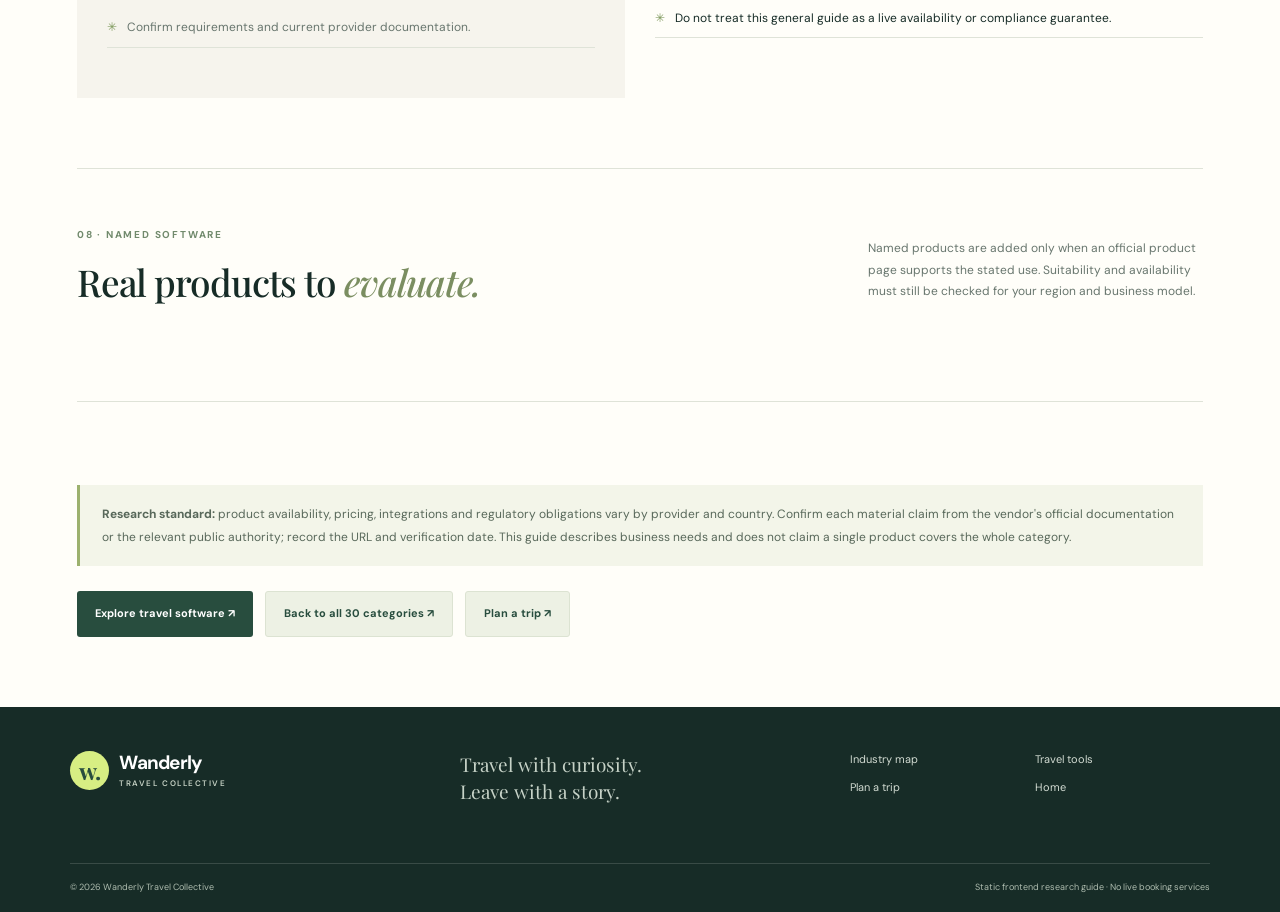
<file: industry-detail.html>
<!doctype html>
<html lang="en">
<head>
<meta charset="utf-8"><meta name="viewport" content="width=device-width,initial-scale=1">
<meta name="description" content="Detailed operating model, roles, workflows, software stack, integrations and KPIs for a travel and tourism business function.">
<title>Category Detail — Wanderly Travel Collective</title>
<link rel="stylesheet" href="css/style.css"><script defer src="js/app.js"></script><script defer src="js/industry-details.js"></script>
</head>
<body>
<a class="skip-link" href="#main-content">Skip to main content</a>
<div class="announcement">A little more wonder in every journey <span>✦</span> Explore India, your way</div>
<header class="site-header">
<a class="brand" href="index.html"><span class="brand-mark">w.</span><span>Wanderly<small>TRAVEL COLLECTIVE</small></span></a>
<button class="menu-toggle" aria-label="Open navigation" aria-expanded="false">☰</button>
<nav class="nav"><a href="index.html">Home</a><a href="destinations.html">Destinations</a><a href="experiences.html">Experiences</a><a href="stays.html">Stays</a><a href="transport.html">Getting around</a><a href="industry-categories.html" class="active">Industry map</a><a href="travel-tools.html">Travel tools</a></nav>
<a class="nav-cta" href="plan.html">Plan a trip ↗</a>
</header>
<main id="main-content" tabindex="-1">
<section class="page-hero"><div class="breadcrumbs"><a href="index.html">Home</a> / <a href="industry-categories.html">Industry map</a> / <span id="detail-breadcrumb">Category detail</span></div><p class="eyebrow" id="detail-kicker">TRAVEL & TOURISM FIELD GUIDE</p><h1 id="detail-title">Category <em>detail.</em></h1><p id="detail-summary">Choose a category from the Industry Map to see its operating model, roles, workflows and software needs.</p><span class="hero-orb">↗</span></section>
<section class="content-section" id="overview"><div class="section-heading"><div><p class="eyebrow">01 · PURPOSE & SCOPE</p><h2>What this function <em>owns.</em></h2></div><p class="heading-copy" id="detail-purpose">Business purpose and boundaries.</p></div><div class="info-grid" id="detail-overview-grid"></div></section>
<section class="content-section deep-dive-section" id="operating-model"><div class="section-heading"><div><p class="eyebrow">02 · OPERATING MODEL</p><h2>Who does <em>the work?</em></h2></div><p class="heading-copy">Roles vary by company size, geography, service model and regulatory environment.</p></div><div class="info-grid" id="detail-roles"></div></section>
<section class="content-section deep-dive-section" id="workflows"><div class="section-heading"><div><p class="eyebrow">03 · DELIVERY</p><h2>Core <em>workflows.</em></h2></div><p class="heading-copy">A practical sequence for mapping responsibilities, status and exceptions.</p></div><ol class="detail-workflow-list" id="detail-workflows"></ol></section>
<section class="content-section deep-dive-section" id="software"><div class="section-heading"><div><p class="eyebrow">04 · SOFTWARE ARCHITECTURE</p><h2>Systems that support <em>the function.</em></h2></div><p class="heading-copy">A system category is not a vendor endorsement. Select real products only after requirements and provider verification.</p></div><div class="info-grid" id="detail-systems"></div></section>
<section class="content-section deep-dive-section" id="integrations"><div class="section-heading"><div><p class="eyebrow">05 · DATA & INTEGRATIONS</p><h2>Connect the <em>moving parts.</em></h2></div><p class="heading-copy">Define ownership, failure handling and source of truth before connecting systems.</p></div><div class="detail-grid"><div><h3>Integration checklist</h3><ul class="check-list" id="detail-integrations"></ul></div><div class="soft-panel"><h3>Data governance</h3><p id="detail-governance"></p></div></div></section>
<section class="content-section deep-dive-section" id="metrics"><div class="section-heading"><div><p class="eyebrow">06 · PERFORMANCE</p><h2>Measure what <em>matters.</em></h2></div><p class="heading-copy">Define metric, owner, reporting period, denominator and source before comparing results.</p></div><div class="info-grid" id="detail-metrics"></div></section>
<section class="content-section deep-dive-section" id="buying-guide"><div class="section-heading"><div><p class="eyebrow">07 · BUYER / BUILD GUIDE</p><h2>Evaluate fit before <em>you commit.</em></h2></div><p class="heading-copy">Use a scenario-based demo and a documented acceptance checklist.</p></div><div class="detail-grid"><div class="soft-panel"><h3>Selection checklist</h3><ul class="check-list" id="detail-buying"></ul></div><div><h3>Risks to manage</h3><ul class="check-list" id="detail-risks"></ul></div></div></section>
<section class="content-section deep-dive-section" id="named-software"><div class="section-heading"><div><p class="eyebrow">08 · NAMED SOFTWARE</p><h2>Real products to <em>evaluate.</em></h2></div><p class="heading-copy" id="vendor-research-note">Named products are added only when an official product page supports the stated use. Suitability and availability must still be checked for your region and business model.</p></div><div class="info-grid vendor-grid" id="detail-vendors"></div></section>
<section class="content-section deep-dive-section" id="next-steps"><div class="callout"><b>Research standard:</b> product availability, pricing, integrations and regulatory obligations vary by provider and country. Confirm each material claim from the vendor's official documentation or the relevant public authority; record the URL and verification date. This guide describes business needs and does not claim a single product covers the whole category.</div><div class="detail-dialog-actions"><a class="button button-dark" href="travel-tools.html">Explore travel software ↗</a><a class="button button-light detail-dialog-plan" href="industry-categories.html">Back to all 30 categories ↗</a><a class="button button-light detail-dialog-plan" href="plan.html">Plan a trip ↗</a></div></section>
</main>
<footer class="site-footer"><div class="footer-top"><a class="brand brand-footer" href="index.html"><span class="brand-mark">w.</span><span>Wanderly<small>TRAVEL COLLECTIVE</small></span></a><p>Travel with curiosity.<br>Leave with a story.</p><div class="footer-links"><a href="industry-categories.html">Industry map</a><a href="travel-tools.html">Travel tools</a><a href="plan.html">Plan a trip</a><a href="index.html">Home</a></div></div><div class="footer-bottom"><span>© <span data-year></span> Wanderly Travel Collective</span><span>Static frontend research guide · No live booking services</span></div></footer>
</body></html>
</file>
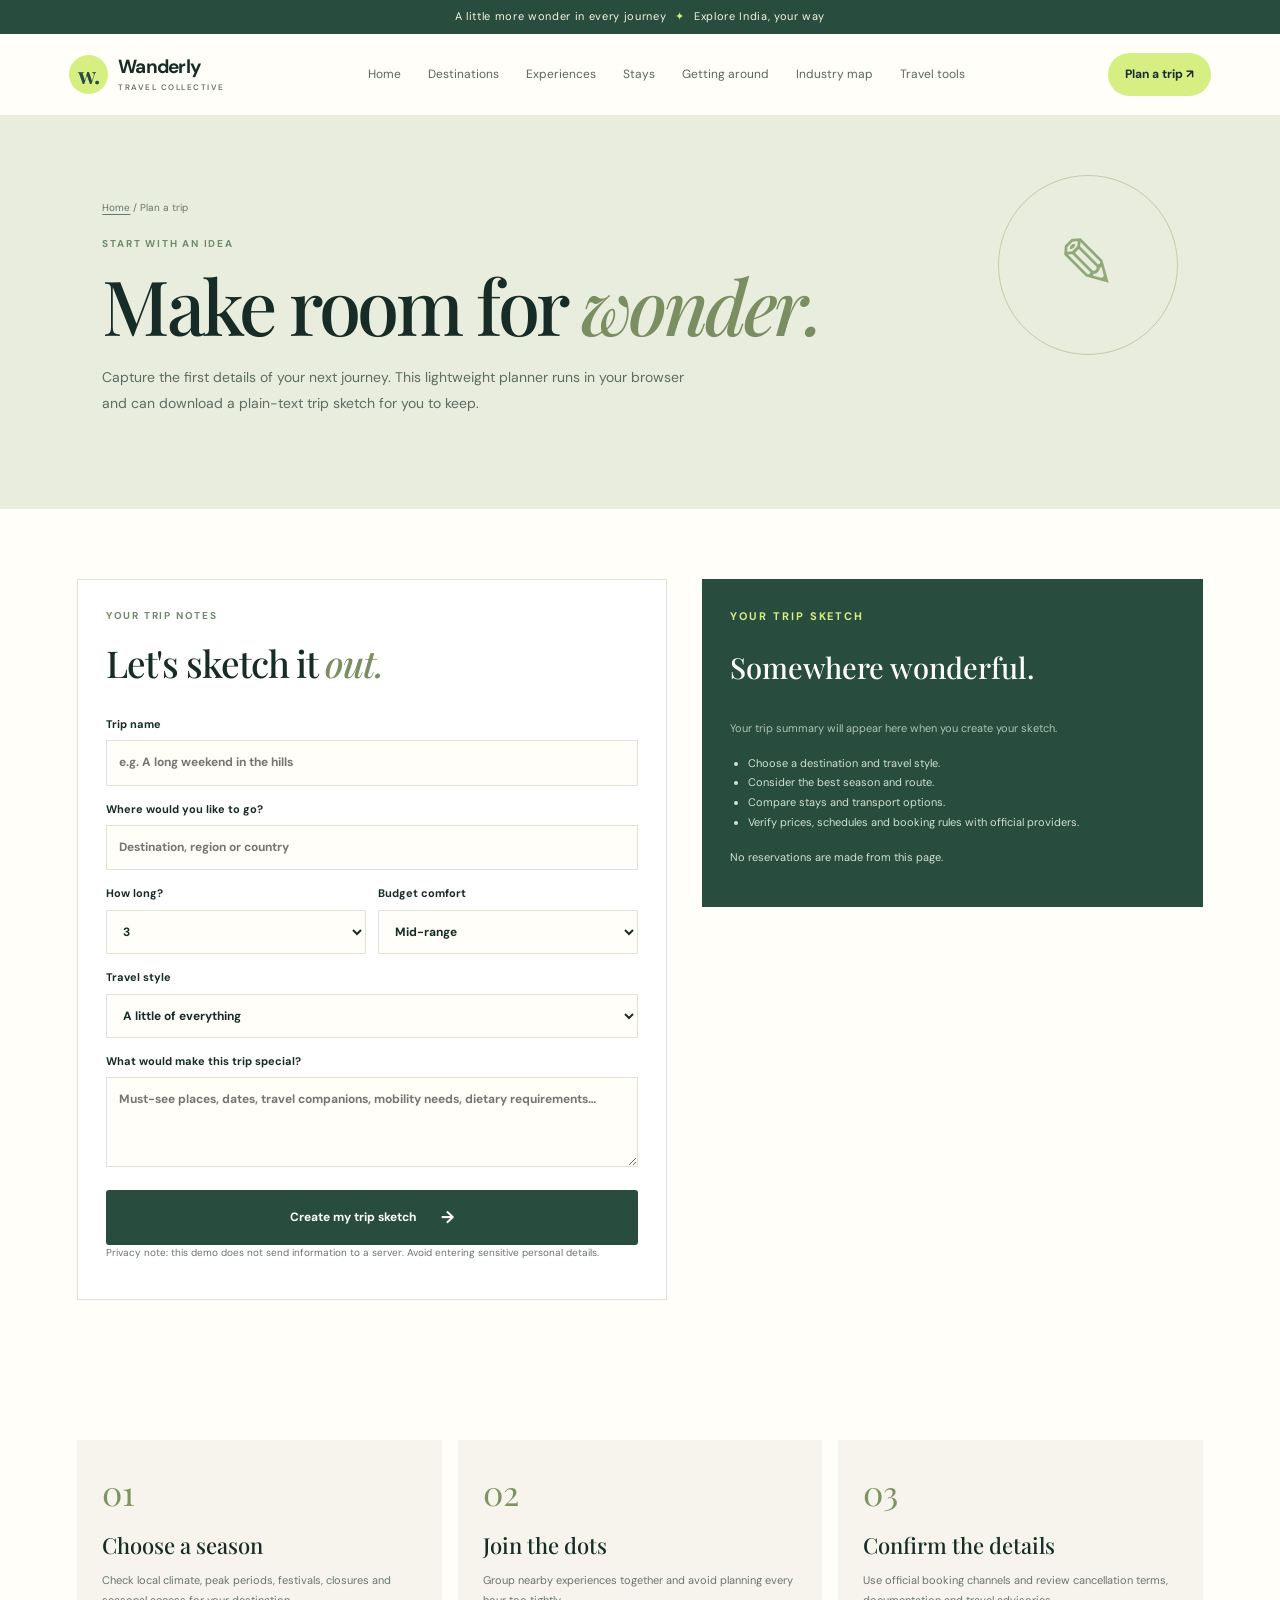
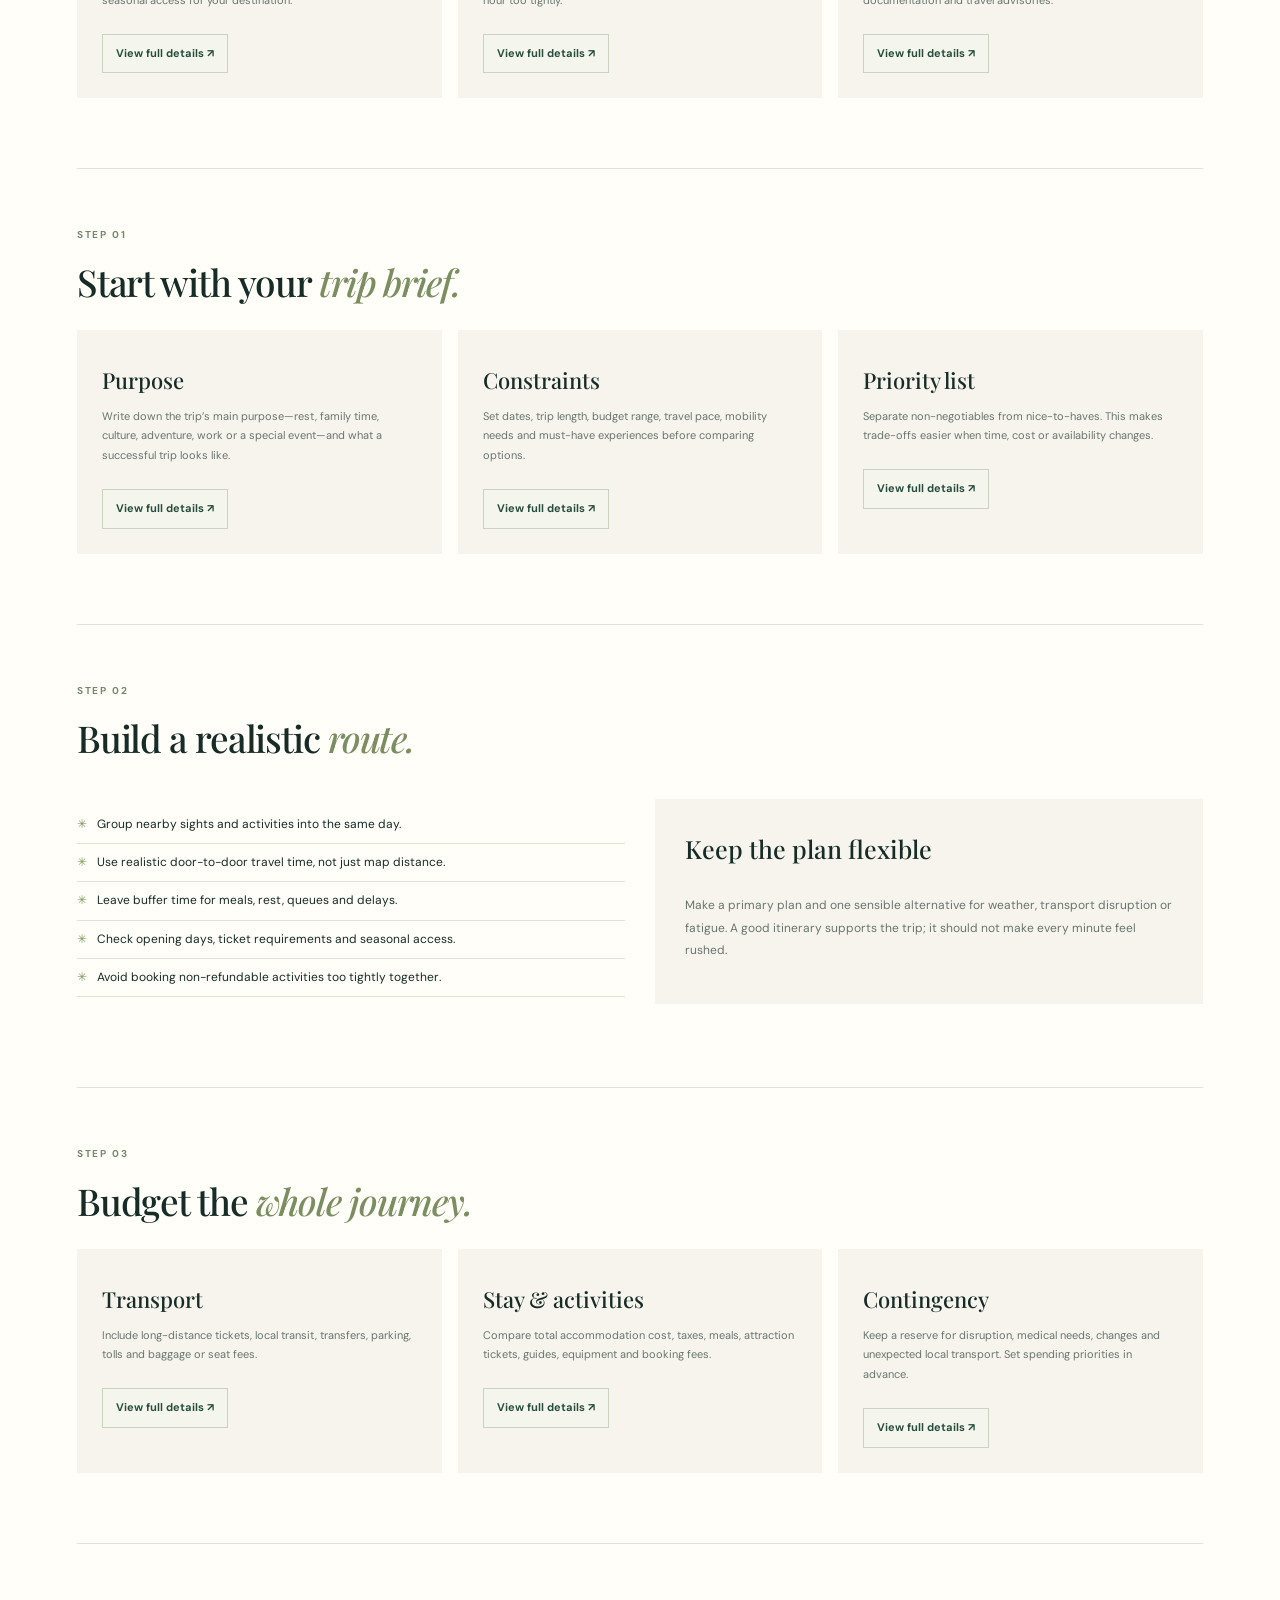
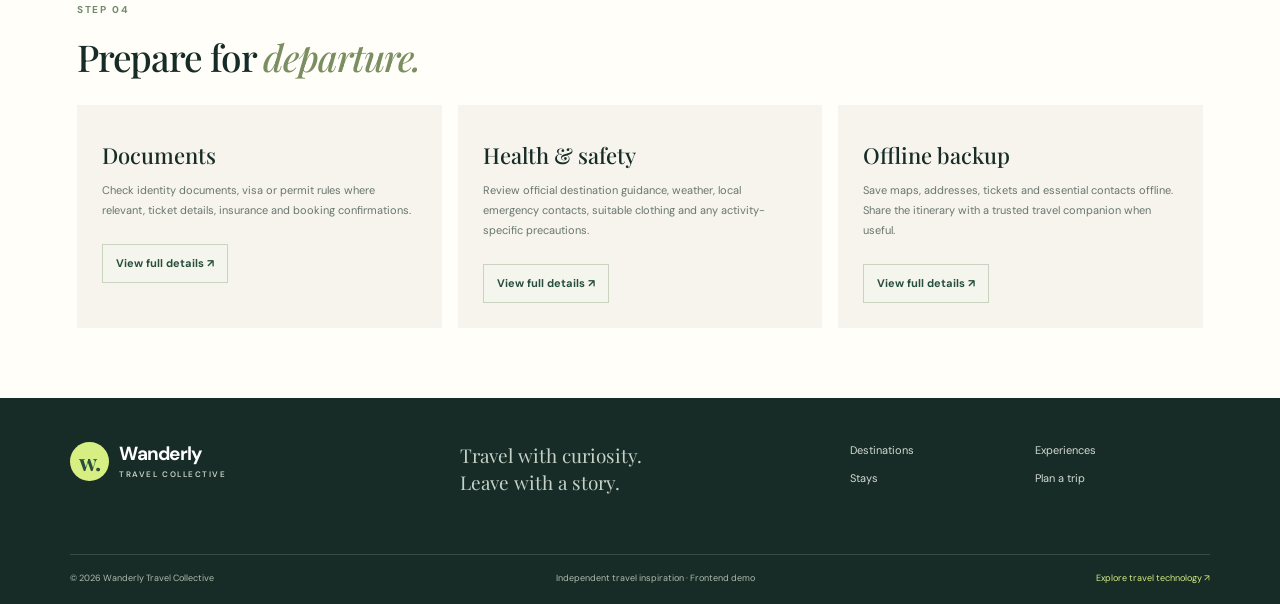
<file: plan.html>
<!doctype html><html lang="en"><head><meta charset="utf-8"><meta name="viewport" content="width=device-width,initial-scale=1"><title>Plan a Trip — Wanderly</title><meta name="description" content="Create and download a simple travel planning sketch."><link rel="stylesheet" href="css/style.css"><script defer src="js/app.js"></script></head><body><div class="announcement">A little more wonder in every journey <span>✦</span> Explore India, your way</div><header class="site-header"><a class="brand" href="index.html"><span class="brand-mark">w.</span><span>Wanderly<small>TRAVEL COLLECTIVE</small></span></a><button class="menu-toggle" aria-label="Open navigation" aria-expanded="false">☰</button><nav class="nav"><a href="index.html">Home</a><a href="destinations.html">Destinations</a><a href="experiences.html">Experiences</a><a href="stays.html">Stays</a><a href="transport.html">Getting around</a><a href="industry-categories.html">Industry map</a><a href="travel-tools.html">Travel tools</a></nav><a class="nav-cta active" href="plan.html">Plan a trip ↗</a></header><main><section class="page-hero"><div class="breadcrumbs"><a href="index.html">Home</a> / Plan a trip</div><p class="eyebrow">START WITH AN IDEA</p><h1>Make room for <em>wonder.</em></h1><p>Capture the first details of your next journey. This lightweight planner runs in your browser and can download a plain-text trip sketch for you to keep.</p><span class="hero-orb">✎</span></section><section class="content-section"><div class="plan-layout"><form class="trip-form" id="trip-form"><p class="eyebrow">YOUR TRIP NOTES</p><h2>Let's sketch it <em>out.</em></h2><label>Trip name<input name="trip-name" placeholder="e.g. A long weekend in the hills"></label><label>Where would you like to go?<input name="trip-destination" id="trip-destination" placeholder="Destination, region or country" required></label><div class="detail-grid" style="grid-template-columns:1fr 1fr;gap:12px"><label>How long?<select name="trip-days"><option>2</option><option selected>3</option><option>4</option><option>5</option><option>7</option><option>10</option><option>14</option><option>21</option></select></label><label>Budget comfort<select name="trip-budget"><option>Budget conscious</option><option selected>Mid-range</option><option>Comfort-first</option><option>Luxury</option><option>Flexible</option></select></label></div><label>Travel style<select name="trip-style"><option>A little of everything</option><option>Culture & heritage</option><option>Nature & wildlife</option><option>Adventure</option><option>Food & local life</option><option>Wellness</option><option>Family-friendly</option><option>Accessible & relaxed</option><option>Religious & pilgrimage</option><option>Business / MICE</option></select></label><label>What would make this trip special?<textarea name="trip-notes" placeholder="Must-see places, dates, travel companions, mobility needs, dietary requirements…"></textarea></label><button class="button button-dark" type="submit">Create my trip sketch <span>→</span></button><p class="footer-note">Privacy note: this demo does not send information to a server. Avoid entering sensitive personal details.</p></form><aside class="itinerary-preview" id="itinerary-preview"><p class="eyebrow light">YOUR TRIP SKETCH</p><h3>Somewhere wonderful.</h3><p class="preview-empty">Your trip summary will appear here when you create your sketch.</p><ul><li>Choose a destination and travel style.</li><li>Consider the best season and route.</li><li>Compare stays and transport options.</li><li>Verify prices, schedules and booking rules with official providers.</li></ul><p>No reservations are made from this page.</p></aside></div></section><section class="content-section"><div class="info-grid"><article class="info-card"><div class="number">01</div><h3>Choose a season</h3><p>Check local climate, peak periods, festivals, closures and seasonal access for your destination.</p></article><article class="info-card"><div class="number">02</div><h3>Join the dots</h3><p>Group nearby experiences together and avoid planning every hour too tightly.</p></article><article class="info-card"><div class="number">03</div><h3>Confirm the details</h3><p>Use official booking channels and review cancellation terms, documentation and travel advisories.</p></article></div></section>
<section class="content-section deep-dive-section" id="planning-steps"><div class="section-heading"><div><p class="eyebrow">STEP 01</p><h2>Start with your <em>trip brief.</em></h2></div></div><div class="info-grid"><article class="info-card"><h3>Purpose</h3><p>Write down the trip’s main purpose—rest, family time, culture, adventure, work or a special event—and what a successful trip looks like.</p></article><article class="info-card"><h3>Constraints</h3><p>Set dates, trip length, budget range, travel pace, mobility needs and must-have experiences before comparing options.</p></article><article class="info-card"><h3>Priority list</h3><p>Separate non-negotiables from nice-to-haves. This makes trade-offs easier when time, cost or availability changes.</p></article></div></section>
<section class="content-section deep-dive-section"><div class="section-heading"><div><p class="eyebrow">STEP 02</p><h2>Build a realistic <em>route.</em></h2></div></div><div class="detail-grid"><div><ul class="check-list"><li>Group nearby sights and activities into the same day.</li><li>Use realistic door-to-door travel time, not just map distance.</li><li>Leave buffer time for meals, rest, queues and delays.</li><li>Check opening days, ticket requirements and seasonal access.</li><li>Avoid booking non-refundable activities too tightly together.</li></ul></div><div class="soft-panel"><h3>Keep the plan flexible</h3><p>Make a primary plan and one sensible alternative for weather, transport disruption or fatigue. A good itinerary supports the trip; it should not make every minute feel rushed.</p></div></div></section>
<section class="content-section deep-dive-section"><div class="section-heading"><div><p class="eyebrow">STEP 03</p><h2>Budget the <em>whole journey.</em></h2></div></div><div class="info-grid"><article class="info-card"><h3>Transport</h3><p>Include long-distance tickets, local transit, transfers, parking, tolls and baggage or seat fees.</p></article><article class="info-card"><h3>Stay & activities</h3><p>Compare total accommodation cost, taxes, meals, attraction tickets, guides, equipment and booking fees.</p></article><article class="info-card"><h3>Contingency</h3><p>Keep a reserve for disruption, medical needs, changes and unexpected local transport. Set spending priorities in advance.</p></article></div></section>
<section class="content-section deep-dive-section"><div class="section-heading"><div><p class="eyebrow">STEP 04</p><h2>Prepare for <em>departure.</em></h2></div></div><div class="info-grid"><article class="info-card"><h3>Documents</h3><p>Check identity documents, visa or permit rules where relevant, ticket details, insurance and booking confirmations.</p></article><article class="info-card"><h3>Health & safety</h3><p>Review official destination guidance, weather, local emergency contacts, suitable clothing and any activity-specific precautions.</p></article><article class="info-card"><h3>Offline backup</h3><p>Save maps, addresses, tickets and essential contacts offline. Share the itinerary with a trusted travel companion when useful.</p></article></div></section>
</main><footer class="site-footer"><div class="footer-top"><a class="brand brand-footer" href="index.html"><span class="brand-mark">w.</span><span>Wanderly<small>TRAVEL COLLECTIVE</small></span></a><p>Travel with curiosity.<br>Leave with a story.</p><div class="footer-links"><a href="destinations.html">Destinations</a><a href="experiences.html">Experiences</a><a href="stays.html">Stays</a><a href="plan.html">Plan a trip</a></div></div><div class="footer-bottom"><span>© <span data-year></span> Wanderly Travel Collective</span><span>Independent travel inspiration · Frontend demo</span><a href="travel-tools.html">Explore travel technology ↗</a></div></footer><script>const params=new URLSearchParams(location.search);for(const [key,value] of [['destination','trip-destination']])if(params.get(key))document.getElementById(value).value=params.get(key);const style=params.get('style');if(style){const select=document.querySelector('[name="trip-style"]');for(const option of select.options)if(option.text.toLowerCase().includes(style.toLowerCase()))select.value=option.value}</script></body></html>
</file>
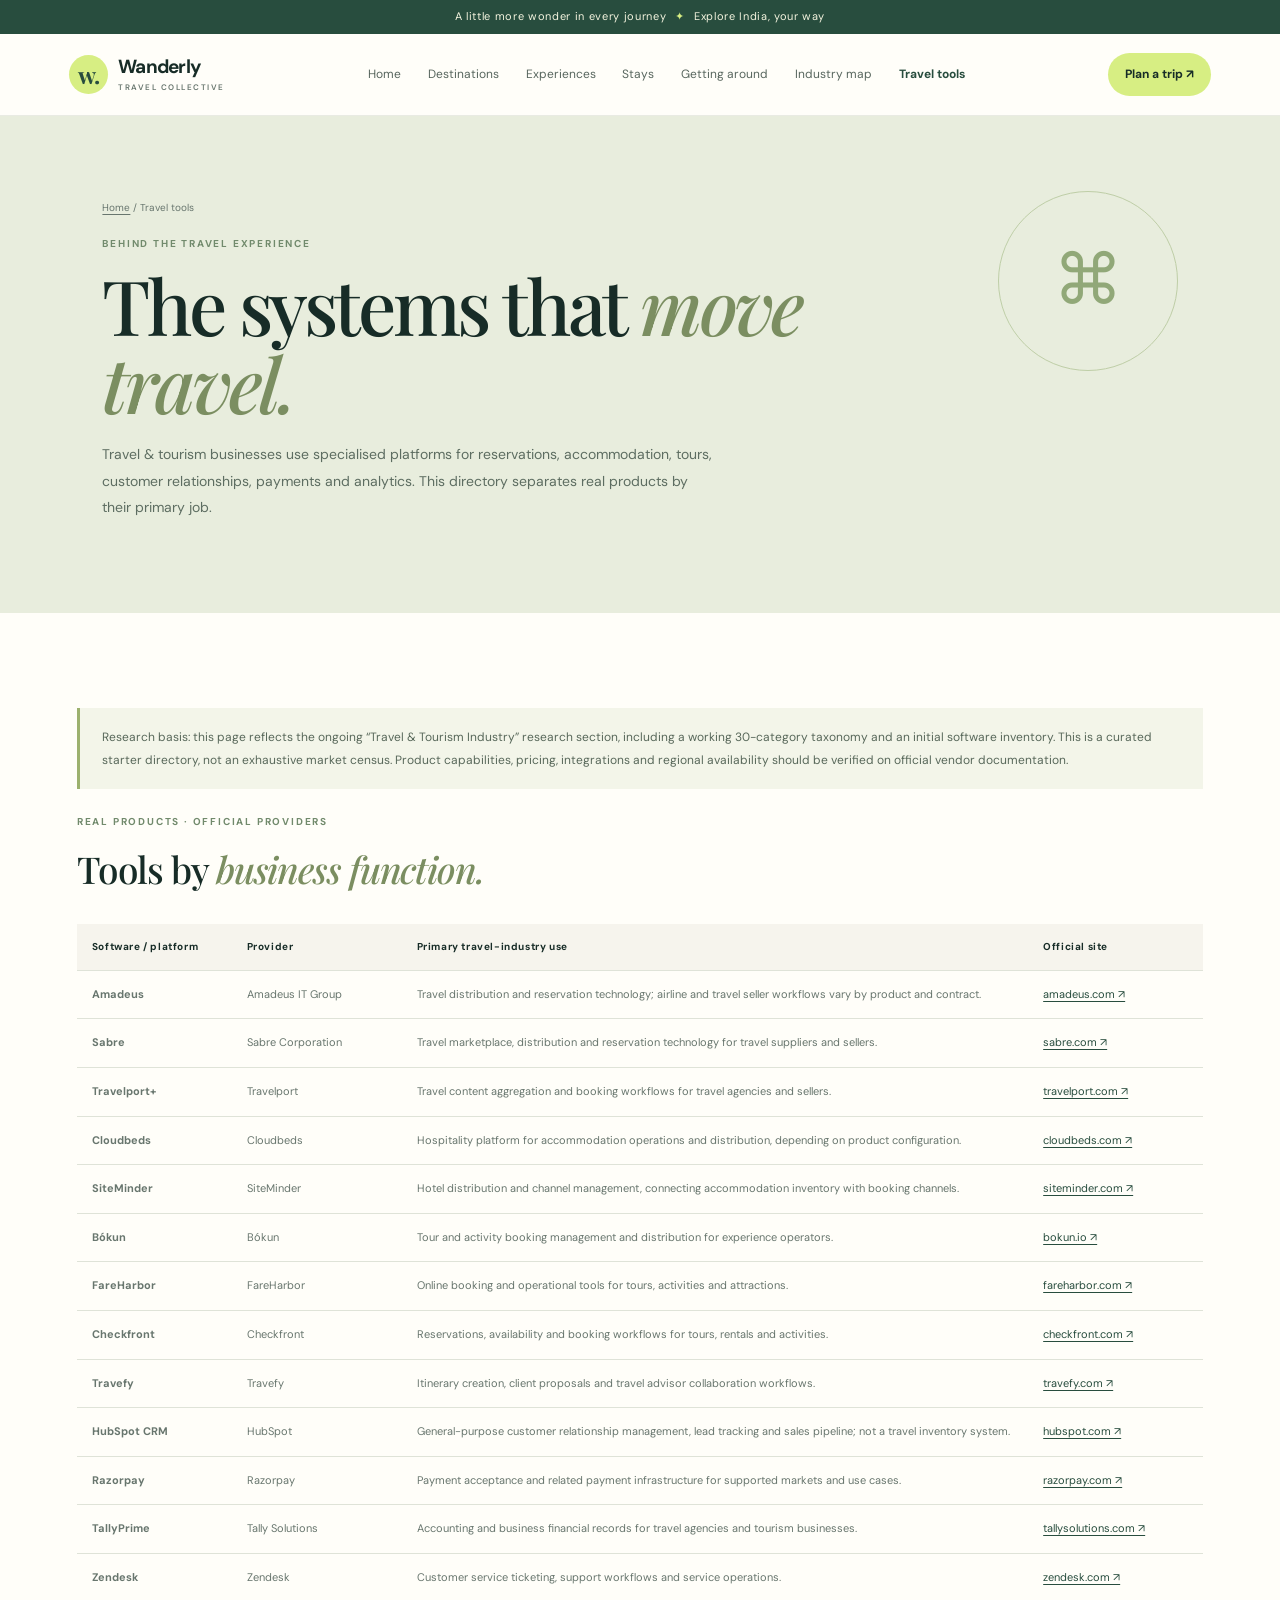
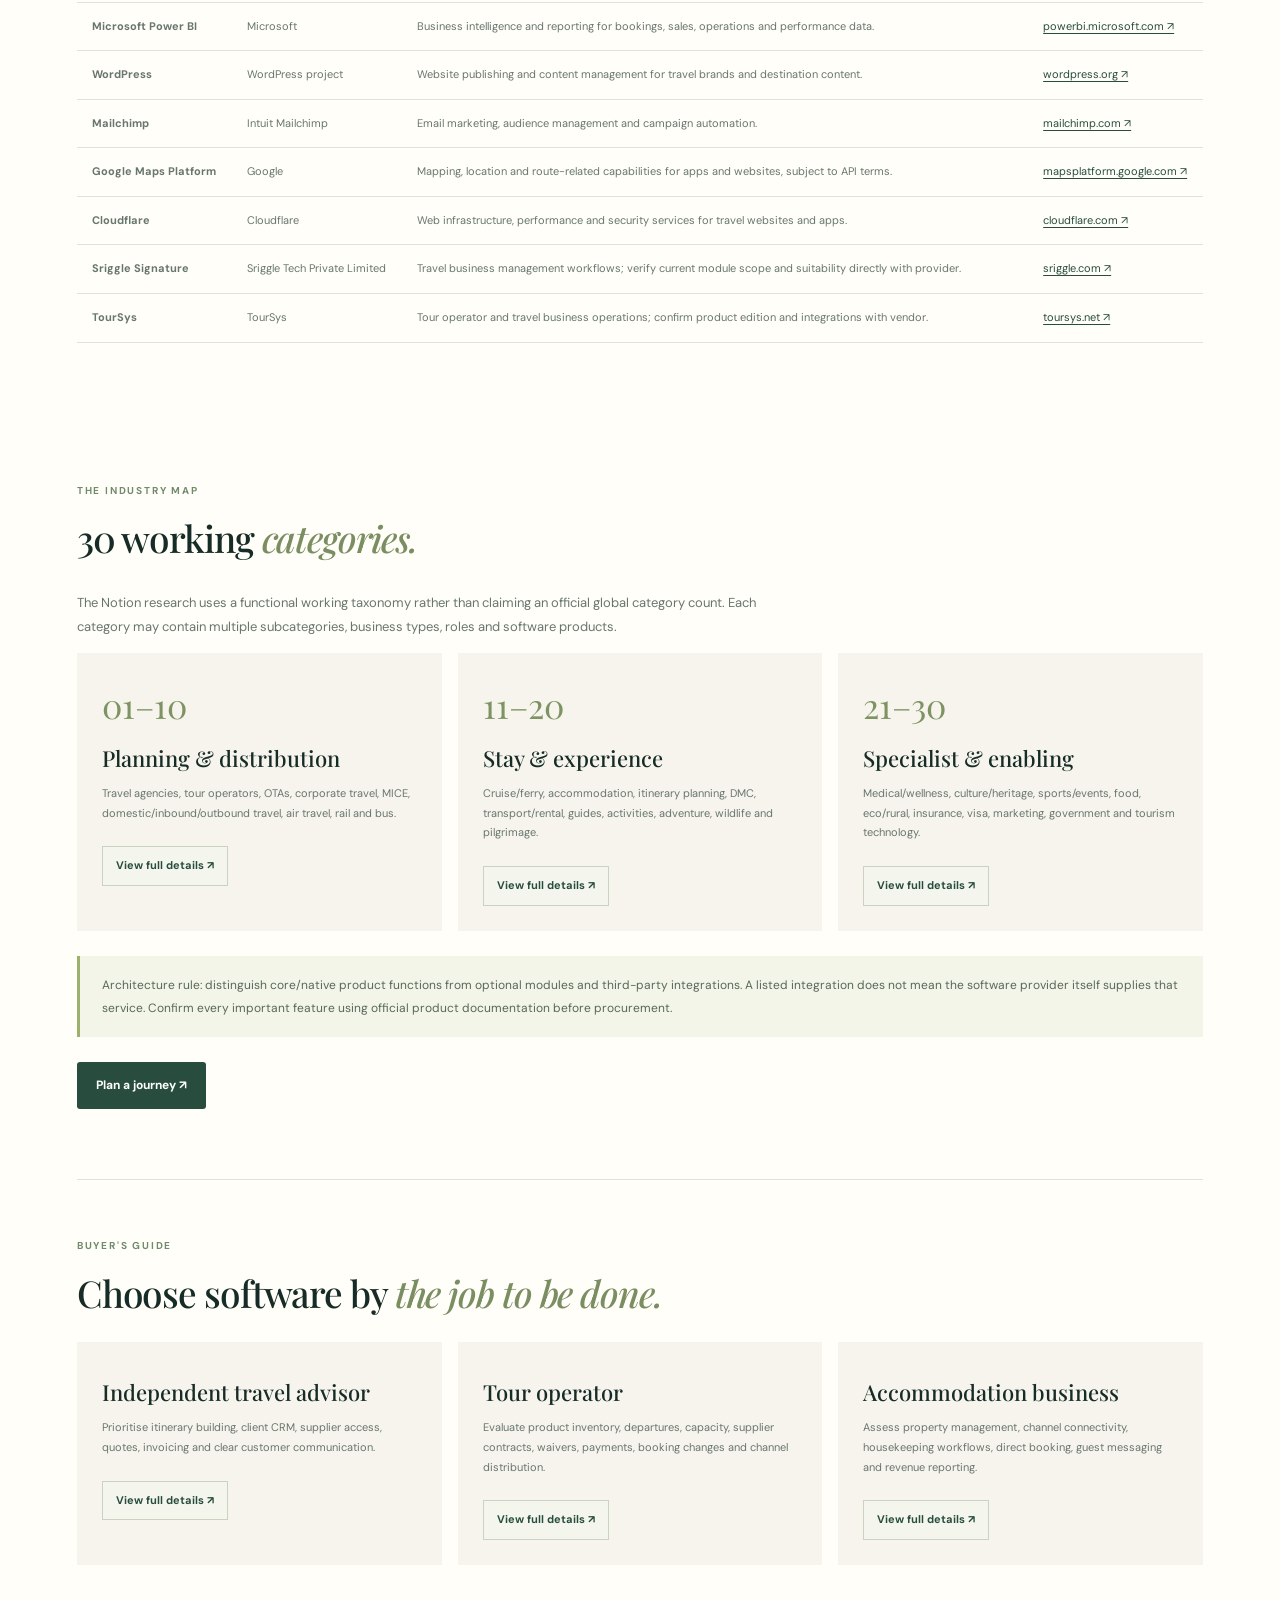
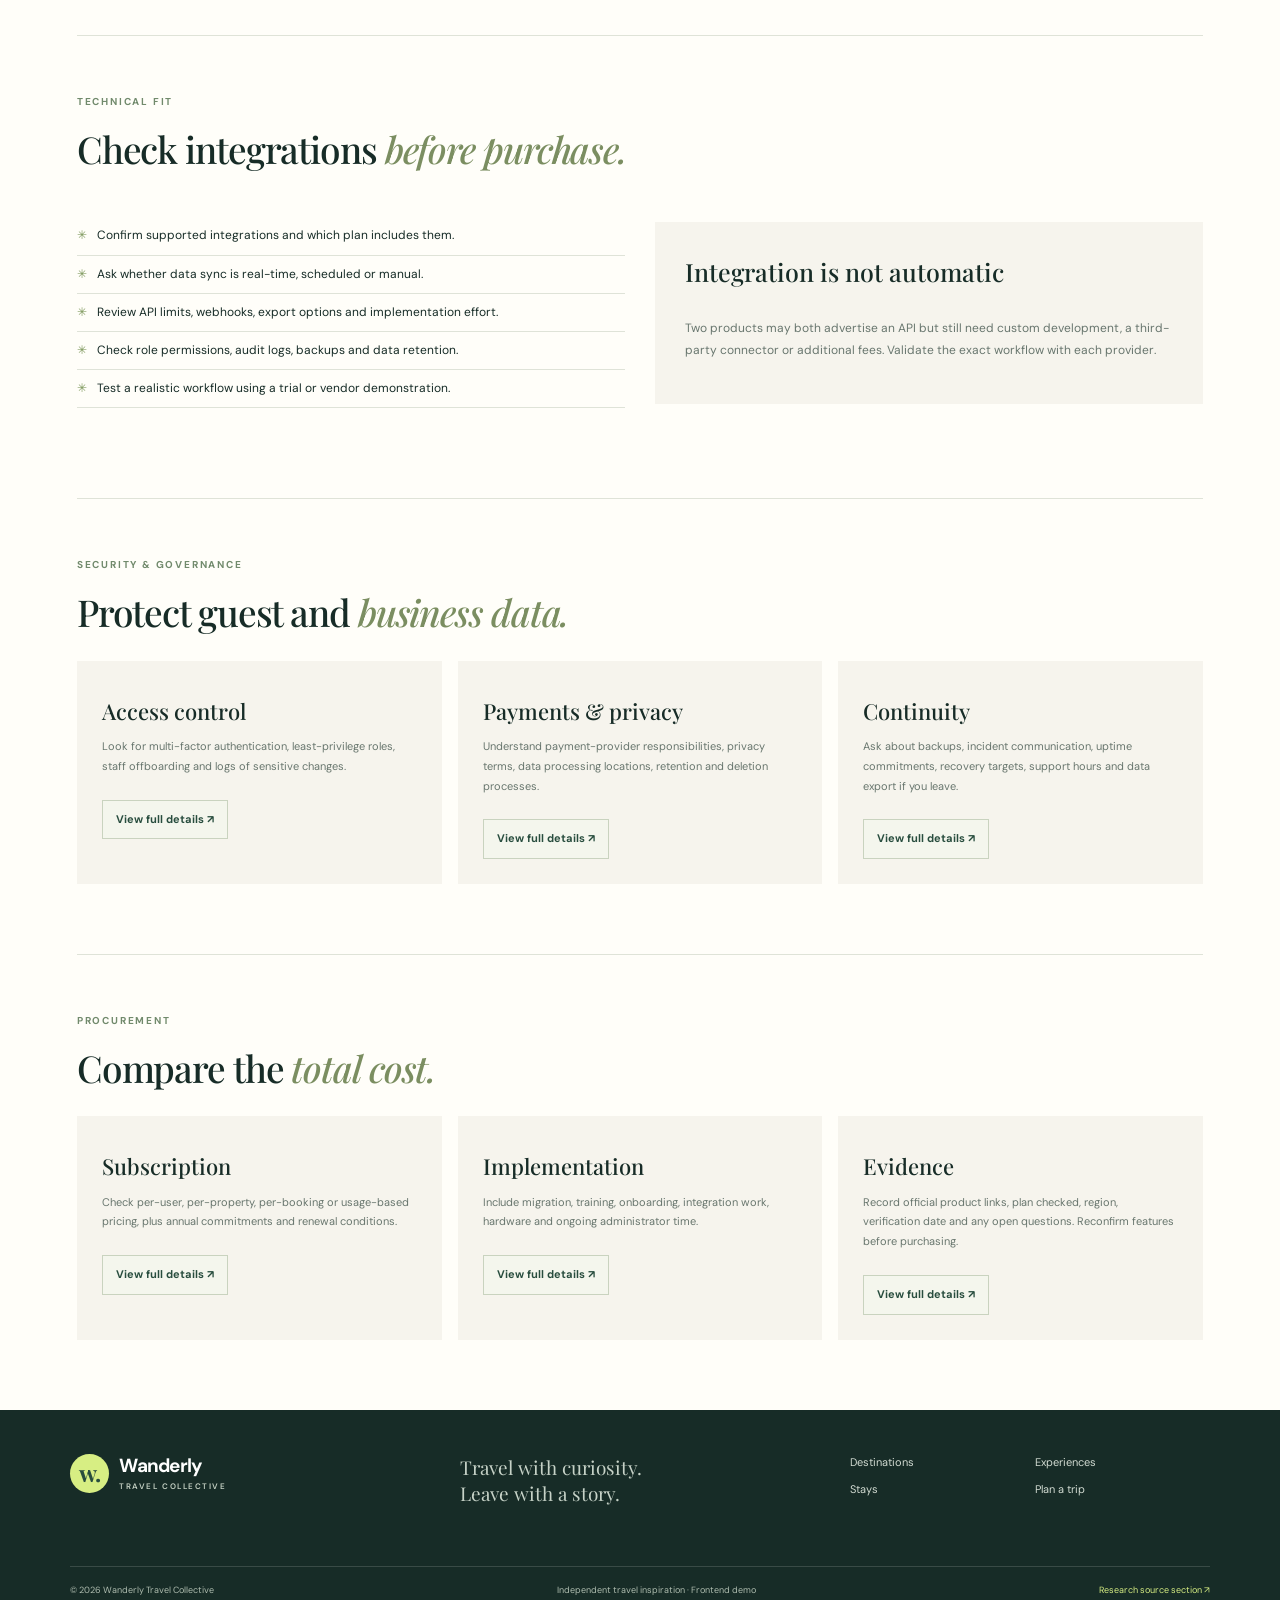
<file: travel-tools.html>
<!doctype html><html lang="en"><head><meta charset="utf-8"><meta name="viewport" content="width=device-width,initial-scale=1"><title>Travel Tools & Industry Software — Wanderly</title><meta name="description" content="A research-based guide to real software used across the travel and tourism industry."><link rel="stylesheet" href="css/style.css"><script defer src="js/app.js"></script></head><body><div class="announcement">A little more wonder in every journey <span>✦</span> Explore India, your way</div><header class="site-header"><a class="brand" href="index.html"><span class="brand-mark">w.</span><span>Wanderly<small>TRAVEL COLLECTIVE</small></span></a><button class="menu-toggle" aria-label="Open navigation" aria-expanded="false">☰</button><nav class="nav"><a href="index.html">Home</a><a href="destinations.html">Destinations</a><a href="experiences.html">Experiences</a><a href="stays.html">Stays</a><a href="transport.html">Getting around</a><a href="industry-categories.html">Industry map</a><a class="active" href="travel-tools.html">Travel tools</a></nav><a class="nav-cta" href="plan.html">Plan a trip ↗</a></header><main><section class="page-hero"><div class="breadcrumbs"><a href="index.html">Home</a> / Travel tools</div><p class="eyebrow">BEHIND THE TRAVEL EXPERIENCE</p><h1>The systems that <em>move travel.</em></h1><p>Travel & tourism businesses use specialised platforms for reservations, accommodation, tours, customer relationships, payments and analytics. This directory separates real products by their primary job.</p><span class="hero-orb">⌘</span></section><section class="content-section"><div class="callout">Research basis: this page reflects the ongoing “Travel & Tourism Industry” research section, including a working 30-category taxonomy and an initial software inventory. This is a curated starter directory, not an exhaustive market census. Product capabilities, pricing, integrations and regional availability should be verified on official vendor documentation.</div><div class="section-heading"><div><p class="eyebrow">REAL PRODUCTS · OFFICIAL PROVIDERS</p><h2>Tools by <em>business function.</em></h2></div></div><div class="table-wrap"><table class="data-table"><thead><tr><th>Software / platform</th><th>Provider</th><th>Primary travel-industry use</th><th>Official site</th></tr></thead><tbody>
<tr><td><b>Amadeus</b></td><td>Amadeus IT Group</td><td>Travel distribution and reservation technology; airline and travel seller workflows vary by product and contract.</td><td><a href="https://amadeus.com/" target="_blank" rel="noopener">amadeus.com ↗</a></td></tr>
<tr><td><b>Sabre</b></td><td>Sabre Corporation</td><td>Travel marketplace, distribution and reservation technology for travel suppliers and sellers.</td><td><a href="https://www.sabre.com/" target="_blank" rel="noopener">sabre.com ↗</a></td></tr>
<tr><td><b>Travelport+</b></td><td>Travelport</td><td>Travel content aggregation and booking workflows for travel agencies and sellers.</td><td><a href="https://www.travelport.com/" target="_blank" rel="noopener">travelport.com ↗</a></td></tr>
<tr><td><b>Cloudbeds</b></td><td>Cloudbeds</td><td>Hospitality platform for accommodation operations and distribution, depending on product configuration.</td><td><a href="https://www.cloudbeds.com/" target="_blank" rel="noopener">cloudbeds.com ↗</a></td></tr>
<tr><td><b>SiteMinder</b></td><td>SiteMinder</td><td>Hotel distribution and channel management, connecting accommodation inventory with booking channels.</td><td><a href="https://www.siteminder.com/" target="_blank" rel="noopener">siteminder.com ↗</a></td></tr>
<tr><td><b>Bókun</b></td><td>Bókun</td><td>Tour and activity booking management and distribution for experience operators.</td><td><a href="https://www.bokun.io/" target="_blank" rel="noopener">bokun.io ↗</a></td></tr>
<tr><td><b>FareHarbor</b></td><td>FareHarbor</td><td>Online booking and operational tools for tours, activities and attractions.</td><td><a href="https://fareharbor.com/" target="_blank" rel="noopener">fareharbor.com ↗</a></td></tr>
<tr><td><b>Checkfront</b></td><td>Checkfront</td><td>Reservations, availability and booking workflows for tours, rentals and activities.</td><td><a href="https://www.checkfront.com/" target="_blank" rel="noopener">checkfront.com ↗</a></td></tr>
<tr><td><b>Travefy</b></td><td>Travefy</td><td>Itinerary creation, client proposals and travel advisor collaboration workflows.</td><td><a href="https://travefy.com/" target="_blank" rel="noopener">travefy.com ↗</a></td></tr>
<tr><td><b>HubSpot CRM</b></td><td>HubSpot</td><td>General-purpose customer relationship management, lead tracking and sales pipeline; not a travel inventory system.</td><td><a href="https://www.hubspot.com/products/crm" target="_blank" rel="noopener">hubspot.com ↗</a></td></tr>
<tr><td><b>Razorpay</b></td><td>Razorpay</td><td>Payment acceptance and related payment infrastructure for supported markets and use cases.</td><td><a href="https://razorpay.com/" target="_blank" rel="noopener">razorpay.com ↗</a></td></tr>
<tr><td><b>TallyPrime</b></td><td>Tally Solutions</td><td>Accounting and business financial records for travel agencies and tourism businesses.</td><td><a href="https://tallysolutions.com/" target="_blank" rel="noopener">tallysolutions.com ↗</a></td></tr>
<tr><td><b>Zendesk</b></td><td>Zendesk</td><td>Customer service ticketing, support workflows and service operations.</td><td><a href="https://www.zendesk.com/" target="_blank" rel="noopener">zendesk.com ↗</a></td></tr>
<tr><td><b>Microsoft Power BI</b></td><td>Microsoft</td><td>Business intelligence and reporting for bookings, sales, operations and performance data.</td><td><a href="https://www.microsoft.com/en-us/power-platform/products/power-bi" target="_blank" rel="noopener">powerbi.microsoft.com ↗</a></td></tr>
<tr><td><b>WordPress</b></td><td>WordPress project</td><td>Website publishing and content management for travel brands and destination content.</td><td><a href="https://wordpress.org/" target="_blank" rel="noopener">wordpress.org ↗</a></td></tr>
<tr><td><b>Mailchimp</b></td><td>Intuit Mailchimp</td><td>Email marketing, audience management and campaign automation.</td><td><a href="https://mailchimp.com/" target="_blank" rel="noopener">mailchimp.com ↗</a></td></tr>
<tr><td><b>Google Maps Platform</b></td><td>Google</td><td>Mapping, location and route-related capabilities for apps and websites, subject to API terms.</td><td><a href="https://mapsplatform.google.com/" target="_blank" rel="noopener">mapsplatform.google.com ↗</a></td></tr>
<tr><td><b>Cloudflare</b></td><td>Cloudflare</td><td>Web infrastructure, performance and security services for travel websites and apps.</td><td><a href="https://www.cloudflare.com/" target="_blank" rel="noopener">cloudflare.com ↗</a></td></tr>
<tr><td><b>Sriggle Signature</b></td><td>Sriggle Tech Private Limited</td><td>Travel business management workflows; verify current module scope and suitability directly with provider.</td><td><a href="https://www.sriggle.com/" target="_blank" rel="noopener">sriggle.com ↗</a></td></tr>
<tr><td><b>TourSys</b></td><td>TourSys</td><td>Tour operator and travel business operations; confirm product edition and integrations with vendor.</td><td><a href="https://toursys.net/en/" target="_blank" rel="noopener">toursys.net ↗</a></td></tr>
</tbody></table></div></section><section class="content-section"><p class="eyebrow">THE INDUSTRY MAP</p><h2>30 working <em>categories.</em></h2><p class="content-intro">The Notion research uses a functional working taxonomy rather than claiming an official global category count. Each category may contain multiple subcategories, business types, roles and software products.</p><div class="info-grid"><article class="info-card"><div class="number">01–10</div><h3>Planning & distribution</h3><p>Travel agencies, tour operators, OTAs, corporate travel, MICE, domestic/inbound/outbound travel, air travel, rail and bus.</p></article><article class="info-card"><div class="number">11–20</div><h3>Stay & experience</h3><p>Cruise/ferry, accommodation, itinerary planning, DMC, transport/rental, guides, activities, adventure, wildlife and pilgrimage.</p></article><article class="info-card"><div class="number">21–30</div><h3>Specialist & enabling</h3><p>Medical/wellness, culture/heritage, sports/events, food, eco/rural, insurance, visa, marketing, government and tourism technology.</p></article></div><div class="callout">Architecture rule: distinguish core/native product functions from optional modules and third-party integrations. A listed integration does not mean the software provider itself supplies that service. Confirm every important feature using official product documentation before procurement.</div><a href="plan.html" class="button button-dark">Plan a journey ↗</a></section>
<section class="content-section deep-dive-section" id="software-buyers-guide"><div class="section-heading"><div><p class="eyebrow">BUYER'S GUIDE</p><h2>Choose software by <em>the job to be done.</em></h2></div></div><div class="info-grid"><article class="info-card"><h3>Independent travel advisor</h3><p>Prioritise itinerary building, client CRM, supplier access, quotes, invoicing and clear customer communication.</p></article><article class="info-card"><h3>Tour operator</h3><p>Evaluate product inventory, departures, capacity, supplier contracts, waivers, payments, booking changes and channel distribution.</p></article><article class="info-card"><h3>Accommodation business</h3><p>Assess property management, channel connectivity, housekeeping workflows, direct booking, guest messaging and revenue reporting.</p></article></div></section>
<section class="content-section deep-dive-section"><div class="section-heading"><div><p class="eyebrow">TECHNICAL FIT</p><h2>Check integrations <em>before purchase.</em></h2></div></div><div class="detail-grid"><div><ul class="check-list"><li>Confirm supported integrations and which plan includes them.</li><li>Ask whether data sync is real-time, scheduled or manual.</li><li>Review API limits, webhooks, export options and implementation effort.</li><li>Check role permissions, audit logs, backups and data retention.</li><li>Test a realistic workflow using a trial or vendor demonstration.</li></ul></div><div class="soft-panel"><h3>Integration is not automatic</h3><p>Two products may both advertise an API but still need custom development, a third-party connector or additional fees. Validate the exact workflow with each provider.</p></div></div></section>
<section class="content-section deep-dive-section"><div class="section-heading"><div><p class="eyebrow">SECURITY & GOVERNANCE</p><h2>Protect guest and <em>business data.</em></h2></div></div><div class="info-grid"><article class="info-card"><h3>Access control</h3><p>Look for multi-factor authentication, least-privilege roles, staff offboarding and logs of sensitive changes.</p></article><article class="info-card"><h3>Payments & privacy</h3><p>Understand payment-provider responsibilities, privacy terms, data processing locations, retention and deletion processes.</p></article><article class="info-card"><h3>Continuity</h3><p>Ask about backups, incident communication, uptime commitments, recovery targets, support hours and data export if you leave.</p></article></div></section>
<section class="content-section deep-dive-section"><div class="section-heading"><div><p class="eyebrow">PROCUREMENT</p><h2>Compare the <em>total cost.</em></h2></div></div><div class="info-grid"><article class="info-card"><h3>Subscription</h3><p>Check per-user, per-property, per-booking or usage-based pricing, plus annual commitments and renewal conditions.</p></article><article class="info-card"><h3>Implementation</h3><p>Include migration, training, onboarding, integration work, hardware and ongoing administrator time.</p></article><article class="info-card"><h3>Evidence</h3><p>Record official product links, plan checked, region, verification date and any open questions. Reconfirm features before purchasing.</p></article></div></section>
</main><footer class="site-footer"><div class="footer-top"><a class="brand brand-footer" href="index.html"><span class="brand-mark">w.</span><span>Wanderly<small>TRAVEL COLLECTIVE</small></span></a><p>Travel with curiosity.<br>Leave with a story.</p><div class="footer-links"><a href="destinations.html">Destinations</a><a href="experiences.html">Experiences</a><a href="stays.html">Stays</a><a href="plan.html">Plan a trip</a></div></div><div class="footer-bottom"><span>© <span data-year></span> Wanderly Travel Collective</span><span>Independent travel inspiration · Frontend demo</span><a href="https://app.notion.com/p/4092a697912881ceb737e79ca07388a3" target="_blank" rel="noopener">Research source section ↗</a></div></footer></body></html>
</file>
<file: css/style.css>
@import url('https://fonts.googleapis.com/css2?family=DM+Sans:wght@400;500;600;700&family=Playfair+Display:ital,wght@0,500;0,600;0,700;1,500;1,600&display=swap');
:root{--ink:#172c27;--muted:#68766e;--cream:#f6f4ed;--paper:#fffef9;--green:#284d3e;--lime:#d7ee83;--orange:#e78255;--line:#dfe3d8;--serif:'Playfair Display',Georgia,serif;--sans:'DM Sans',Arial,sans-serif}*{box-sizing:border-box}html{scroll-behavior:smooth;scroll-padding-top:100px}body{margin:0;background:var(--paper);color:var(--ink);font-family:var(--sans);font-size:15px;line-height:1.6}img{display:block;width:100%;object-fit:cover}a{color:inherit;text-decoration:none}button,input,select,textarea{font:inherit}.announcement{height:34px;background:var(--green);color:#f4f4df;display:flex;justify-content:center;align-items:center;gap:9px;font-size:11px;letter-spacing:.06em}.announcement span{color:var(--lime)}.site-header{height:82px;display:flex;align-items:center;justify-content:space-between;padding:0 5.4%;background:var(--paper);gap:24px;position:sticky;top:0;z-index:20;border-bottom:1px solid #e9ebe3}.brand{display:flex;align-items:center;gap:10px;font-weight:700;font-size:19px;letter-spacing:-.04em;line-height:1.1;white-space:nowrap}.brand small{display:block;font-size:8px;letter-spacing:.19em;color:var(--muted);font-weight:600;margin-top:5px}.brand-mark{display:grid;place-items:center;width:39px;height:39px;background:var(--lime);border-radius:50%;font-family:var(--serif);font-size:23px;color:var(--green)}.nav{display:flex;align-items:center;gap:clamp(14px,2.1vw,32px)}.nav a{font-size:12px;color:#58665e;transition:color .2s}.nav a:hover,.nav a.active{color:var(--green);font-weight:700}.nav-cta{font-size:12px;font-weight:700;background:var(--lime);padding:12px 17px;border-radius:30px;white-space:nowrap}.nav-cta span{margin-left:8px}.menu-toggle{display:none;border:0;background:none;font-size:23px;color:var(--ink)}.hero{min-height:620px;position:relative;display:flex;align-items:center;overflow:hidden;background:#304c40;color:white}.hero-image{position:absolute;inset:0;background:linear-gradient(90deg,rgba(14,34,29,.82) 0%,rgba(17,38,31,.58) 40%,rgba(17,38,31,.06) 100%),url('https://images.unsplash.com/photo-1518548419970-58e3b4079ab2?auto=format&fit=crop&w=2200&q=90') center 52%/cover}.hero-content{position:relative;z-index:1;padding:76px 10.2%;max-width:820px}.eyebrow{font-size:10px;font-weight:700;letter-spacing:.18em;color:#718a6c;margin:0 0 17px}.eyebrow.light{color:var(--lime)}h1,h2,h3,p{margin-top:0}h1,h2,h3{font-weight:500}h1{font-family:var(--serif);font-size:clamp(55px,7vw,94px);line-height:1.02;letter-spacing:-.045em;margin:0 0 24px}h1 em,h2 em{font-weight:500;color:var(--lime)}.hero-copy{max-width:430px;color:#e1e7df;font-size:15px;line-height:1.8;margin-bottom:30px}.button{display:inline-flex;justify-content:center;align-items:center;gap:25px;border:0;border-radius:3px;padding:14px 19px;font-size:12px;font-weight:700;cursor:pointer;transition:transform .2s,background .2s}.button:hover{transform:translateY(-2px)}.button-light{background:var(--lime);color:var(--ink)}.button-dark{background:var(--green);color:white}.button span{font-size:17px}.hero-note{display:flex;align-items:center;gap:13px;margin-top:55px;color:#dbe5dc;font-size:10px;line-height:1.8}.hero-note b{font-weight:500;color:white}.avatar-stack{display:flex}.avatar-stack i{width:30px;height:30px;display:grid;place-items:center;border:2px solid #456253;border-radius:50%;background:#e1e9d3;color:var(--green);font-style:normal;margin-left:-5px}.avatar-stack i:first-child{margin-left:0}.hero-stamp{position:absolute;bottom:38px;right:6%;z-index:1;border:1px solid #ffffff80;border-radius:50%;width:116px;height:116px;display:grid;place-content:center;text-align:center;font-size:10px;letter-spacing:.14em;line-height:1.7;transform:rotate(9deg)}.hero-stamp span{font-size:22px;color:var(--lime)}.search-panel{position:relative;z-index:3;margin:-36px auto 0;max-width:1120px;width:89%;background:var(--paper);box-shadow:0 15px 45px #1e38201c;padding:24px 28px;display:flex;align-items:center;gap:28px;border:1px solid #eceee5}.search-intro{display:flex;align-items:center;gap:13px;min-width:235px}.search-icon{display:grid;place-items:center;border-radius:50%;width:42px;height:42px;background:#eff3e6;font-size:29px}.search-intro b,.search-intro small{display:block}.search-intro b{font-size:12px}.search-intro small{font-size:10px;color:var(--muted);margin-top:3px}.quick-search{display:flex;align-items:center;gap:20px;flex:1}.quick-search label{display:block;flex:1;font-size:10px;color:var(--muted);font-weight:600}.quick-search input,.quick-search select{display:block;width:100%;border:0;border-bottom:1px solid var(--line);background:transparent;padding:8px 0 5px;color:var(--ink);outline:none;font-size:12px}.quick-search input:focus,.quick-search select:focus{border-color:var(--green)}.section{max-width:1280px;width:89%;margin:0 auto}.section-spaced{padding-top:100px;padding-bottom:90px}.section-heading{display:flex;justify-content:space-between;align-items:end;gap:25px;margin-bottom:32px}.section-heading h2,.newsletter h2,.planner-banner h2{font-family:var(--serif);font-size:clamp(36px,4vw,53px);letter-spacing:-.035em;line-height:1.15;margin:0}.section-heading h2 em,.newsletter h2 em{color:#7b8e61}.text-link{font-size:11px;font-weight:700;border-bottom:1px solid #b4c0ac;padding-bottom:8px;white-space:nowrap}.text-link span{margin-left:12px}.destination-grid{display:grid;grid-template-columns:1.2fr 1fr 1fr;gap:18px}.destination-card{height:390px;position:relative;overflow:hidden;background:#c3cdb8;color:white;display:block}.destination-card.tall{height:445px}.destination-card:after{content:"";position:absolute;inset:0;background:linear-gradient(0deg,rgba(12,29,24,.76),transparent 65%);transition:background .3s}.destination-card img{height:100%;transition:transform .6s}.destination-card:hover img{transform:scale(1.05)}.card-tag{position:absolute;top:19px;left:19px;z-index:1;background:var(--lime);color:var(--ink);padding:6px 10px;font-size:8px;letter-spacing:.12em;font-weight:700}.destination-caption{position:absolute;z-index:1;bottom:24px;left:25px;right:20px}.destination-caption>span{font-size:9px;letter-spacing:.13em;color:#dbe6d7}.destination-caption h3{font-family:var(--serif);font-size:32px;line-height:1.12;margin:8px 0 15px}.destination-card:not(.tall) .destination-caption h3{font-size:27px}.destination-caption b{font-size:10px;font-weight:600}.quote-band{background:var(--lime);position:relative;overflow:hidden;padding:70px 18%;text-align:center}.quote-mark{font-family:var(--serif);font-size:70px;line-height:.8;color:#718e49}.quote-band blockquote{font-family:var(--serif);font-size:clamp(28px,4vw,45px);line-height:1.3;max-width:760px;margin:12px auto 25px;letter-spacing:-.025em}.quote-band p{font-size:9px;letter-spacing:.17em;font-weight:700;color:#5c7044}.quote-sun{position:absolute;right:9%;top:35%;font-size:80px;color:#8ba65c;opacity:.55}.heading-copy{max-width:335px;color:var(--muted);font-size:12px;line-height:1.8;margin-bottom:2px}.experience-grid{display:grid;grid-template-columns:repeat(4,1fr);border-top:1px solid var(--line);border-bottom:1px solid var(--line)}.experience-tile{padding:25px 22px 30px 0;display:flex;flex-direction:column;justify-content:space-between;min-height:205px;border-right:1px solid var(--line);margin-right:22px}.experience-tile:last-child{border:0;margin:0}.experience-tile>span{font-size:10px;color:#85937e}.experience-tile i{float:right;font-style:normal;font-size:20px;color:#7b8e61}.experience-tile h3{font-family:var(--serif);font-size:22px;margin:25px 0 9px}.experience-tile p{font-size:11px;color:var(--muted);line-height:1.8;margin:0;max-width:230px}.planner-banner{background:var(--green);color:white;padding:75px 10.5%;display:grid;grid-template-columns:1fr 1fr;align-items:center;gap:70px;overflow:hidden}.planner-banner h2{font-size:clamp(40px,4.5vw,58px);margin-bottom:18px}.planner-banner>div:first-child>p:not(.eyebrow){color:#d7e0d7;font-size:12px;max-width:350px;line-height:1.9;margin-bottom:25px}.planner-art{height:280px;position:relative;background:#365d49;border:1px solid #62816c;border-radius:48% 52% 45% 55%/42% 43% 57% 58%;transform:rotate(-5deg)}.route-line{position:absolute;inset:35px 48px;border:2px dashed #d7ee83;border-left-color:transparent;border-bottom-color:transparent;border-radius:50%;transform:rotate(24deg)}.pin{position:absolute;display:grid;place-items:center;width:40px;height:40px;background:var(--lime);color:var(--green);border-radius:50%;font-size:20px}.pin-one{top:32px;left:25%}.pin-two{right:18%;top:45%}.pin-three{bottom:20px;left:35%}.planner-card{position:absolute;bottom:45px;left:14%;padding:18px 21px;background:var(--paper);color:var(--ink);display:flex;flex-direction:column;gap:5px;box-shadow:0 12px 25px #12291e30;transform:rotate(5deg)}.planner-card small{font-size:8px;letter-spacing:.12em;color:var(--muted)}.planner-card b{font-family:var(--serif);font-size:20px}.planner-card span{font-size:9px;color:#718a6c}.newsletter{padding-top:90px;padding-bottom:90px;display:grid;grid-template-columns:1fr 1fr;gap:50px;align-items:center}.newsletter h2{font-size:44px}.newsletter form>label{display:block;font-size:12px;color:var(--muted);margin-bottom:16px}.email-row{display:flex;gap:10px}.email-row input{min-width:0;flex:1;border:1px solid var(--line);padding:13px;font-size:12px;background:transparent}.newsletter form>small{display:block;margin-top:10px;color:#8b958a;font-size:9px}.form-message{font-size:11px;color:var(--green);margin-top:8px}.site-footer{background:#172c27;color:white;padding:44px 5.5% 18px}.footer-top{display:grid;grid-template-columns:1fr 1fr 1fr;align-items:start;gap:30px;padding-bottom:40px}.brand-footer .brand-mark{background:var(--lime)}.brand-footer small{color:#c4d0c3}.footer-top>p{color:#c6d2c7;font-family:var(--serif);font-size:19px;line-height:1.4}.footer-links{display:grid;grid-template-columns:1fr 1fr;gap:10px;font-size:11px;color:#d2dbd2}.footer-bottom{border-top:1px solid #ffffff25;padding-top:16px;display:flex;justify-content:space-between;gap:15px;flex-wrap:wrap;font-size:9px;color:#aebcaf}.footer-bottom a{color:var(--lime)}
/* Shared inner pages */.page-hero{padding:84px 8% 78px;background:#e8eddd;position:relative;overflow:hidden}.page-hero .eyebrow{margin-bottom:14px}.page-hero h1{font-size:clamp(44px,6vw,76px);max-width:800px;margin-bottom:20px}.page-hero h1 em{color:#7b8e61}.page-hero p:not(.eyebrow){max-width:610px;color:#5d6d61;font-size:14px;line-height:1.9}.page-hero .hero-orb{position:absolute;right:8%;top:15%;width:180px;height:180px;border:1px solid #b5c79a;border-radius:50%;display:grid;place-items:center;font-size:70px;color:#7c9860;opacity:.8}.breadcrumbs{font-size:10px;color:var(--muted);margin-bottom:20px}.breadcrumbs a{text-decoration:underline;text-underline-offset:3px}.content-section{max-width:1160px;width:88%;margin:0 auto;padding:70px 0}.content-section h2{font-family:var(--serif);font-size:37px;line-height:1.2;letter-spacing:-.03em}.content-section h2 em{color:#7b8e61}.content-intro{max-width:700px;color:var(--muted);font-size:13px;line-height:1.9}.filter-bar{display:flex;gap:8px;flex-wrap:wrap;margin:25px 0}.filter-chip{border:1px solid var(--line);padding:9px 14px;border-radius:30px;background:transparent;color:var(--muted);font-size:10px;cursor:pointer}.filter-chip.active,.filter-chip:hover{background:var(--green);color:white;border-color:var(--green)}.catalog-grid{display:grid;grid-template-columns:repeat(3,1fr);gap:18px}.catalog-card{border:1px solid var(--line);background:white;transition:transform .2s,box-shadow .2s}.catalog-card:hover{transform:translateY(-3px);box-shadow:0 10px 30px #233a2612}.catalog-card img{height:205px}.catalog-card-body{padding:20px}.catalog-card .eyebrow{font-size:8px;margin-bottom:9px}.catalog-card h3{font-family:var(--serif);font-size:25px;line-height:1.2;margin-bottom:10px}.catalog-card p{font-size:11px;color:var(--muted);line-height:1.8}.card-bottom{display:flex;justify-content:space-between;align-items:center;border-top:1px solid var(--line);padding-top:13px;margin-top:15px;font-size:10px}.card-bottom a{font-weight:700;color:var(--green)}.detail-grid{display:grid;grid-template-columns:1fr 1fr;gap:30px;align-items:center}.detail-grid img{height:370px}.detail-grid p{font-size:12px;color:var(--muted);line-height:1.9}.check-list{list-style:none;padding:0;margin:20px 0}.check-list li{padding:9px 0;border-bottom:1px solid var(--line);font-size:12px}.check-list li:before{content:'✳';color:#809a5f;margin-right:10px}.soft-panel{background:var(--cream);padding:30px}.soft-panel h3{font-family:var(--serif);font-size:25px}.soft-panel p,.soft-panel li{font-size:12px;color:var(--muted);line-height:1.9}.info-grid{display:grid;grid-template-columns:repeat(3,1fr);gap:16px}.info-card{background:var(--cream);padding:25px}.info-card .number{font-family:var(--serif);font-size:34px;color:#7d9361}.info-card h3{font-family:var(--serif);font-size:22px;margin:8px 0}.info-card p{font-size:11px;color:var(--muted);line-height:1.8}.table-wrap{overflow-x:auto}.data-table{border-collapse:collapse;width:100%;font-size:11px}.data-table th,.data-table td{border-bottom:1px solid var(--line);padding:15px;text-align:left;vertical-align:top}.data-table th{background:var(--cream);font-size:10px;letter-spacing:.06em}.data-table td{color:var(--muted)}.data-table a{color:var(--green);text-decoration:underline;text-underline-offset:3px}.callout{border-left:3px solid #9cb16e;background:#f3f5e9;padding:18px 22px;color:#58685a;font-size:12px;line-height:1.9;margin:25px 0}.plan-layout{display:grid;grid-template-columns:1fr .85fr;gap:35px;align-items:start}.trip-form{border:1px solid var(--line);padding:28px;background:white}.trip-form label{display:block;font-size:11px;font-weight:700;margin-bottom:15px}.trip-form input,.trip-form select,.trip-form textarea{display:block;width:100%;border:1px solid var(--line);padding:12px;margin-top:7px;background:#fffef9;font-size:12px;color:var(--ink)}.trip-form textarea{min-height:90px;resize:vertical}.trip-form .button{width:100%;margin-top:8px}.itinerary-preview{background:var(--green);color:white;padding:28px;position:sticky;top:110px}.itinerary-preview h3{font-family:var(--serif);font-size:29px}.itinerary-preview p,.itinerary-preview li{font-size:11px;color:#d2dfd2;line-height:1.8}.itinerary-preview ul{padding-left:18px}.preview-empty{opacity:.8}.footer-note{font-size:10px;color:var(--muted)}.search-results-note{font-size:11px;color:var(--muted);margin:10px 0}.empty-state{padding:30px;text-align:center;background:var(--cream);color:var(--muted);font-size:12px;grid-column:1/-1}.site-footer .brand{color:white}
@media(max-width:1000px){.nav{gap:13px}.nav a{font-size:11px}.site-header{padding:0 4%}.nav-cta{padding:11px}.search-panel{gap:14px}.search-intro{min-width:190px}.quick-search{gap:12px}.destination-grid{grid-template-columns:1fr 1fr}.destination-card.tall{grid-row:span 2;height:100%}.destination-card{min-height:310px}.catalog-grid{grid-template-columns:repeat(2,1fr)}.planner-banner{gap:35px;padding-left:7%;padding-right:7%}}
@media(max-width:760px){.announcement{font-size:9px}.site-header{height:70px}.menu-toggle{display:block;margin-left:auto}.nav{display:none;position:absolute;left:0;right:0;top:69px;padding:20px 6%;background:var(--paper);border-bottom:1px solid var(--line);flex-direction:column;align-items:stretch;gap:0}.nav.open{display:flex}.nav a{padding:12px 0;font-size:13px;border-bottom:1px solid #eff0e9}.nav-cta{font-size:10px}.brand{font-size:17px}.brand-mark{width:35px;height:35px}.hero{min-height:590px}.hero-content{padding:70px 7%}.hero-image{background-position:58% center}.hero-stamp{width:85px;height:85px;font-size:8px;right:5%;bottom:22px}.search-panel{width:92%;margin-top:-20px;display:block;padding:22px}.search-intro{margin-bottom:18px}.quick-search{display:grid;grid-template-columns:1fr 1fr}.quick-search .button{grid-column:1/-1}.section{width:90%}.section-spaced{padding-top:68px;padding-bottom:65px}.section-heading{align-items:start;flex-direction:column;margin-bottom:25px}.section-heading h2{font-size:39px}.destination-grid{grid-template-columns:1fr}.destination-card,.destination-card.tall{height:360px;min-height:0;grid-row:auto}.quote-band{padding:55px 8%}.quote-sun{right:0;font-size:48px}.experience-grid{grid-template-columns:1fr 1fr}.experience-tile{min-height:180px;padding:20px 14px 22px 0;margin-right:14px}.experience-tile:nth-child(2){border-right:0;margin:0}.experience-tile:nth-child(3),.experience-tile:nth-child(4){border-top:1px solid var(--line)}.experience-tile h3{font-size:20px}.planner-banner{grid-template-columns:1fr;padding:55px 7%;gap:35px}.planner-art{height:230px}.newsletter{grid-template-columns:1fr;gap:25px;padding-top:65px;padding-bottom:65px}.newsletter h2{font-size:39px}.footer-top{grid-template-columns:1fr 1fr}.footer-top>p{display:none}.footer-bottom{gap:10px}.page-hero{padding:60px 6%}.page-hero .hero-orb{width:100px;height:100px;right:-15px;top:25%;font-size:40px;opacity:.4}.page-hero h1{font-size:47px;max-width:90%}.page-hero p:not(.eyebrow){font-size:12px;max-width:90%}.content-section{width:90%;padding:50px 0}.content-section h2{font-size:32px}.catalog-grid,.info-grid{grid-template-columns:1fr}.catalog-card img{height:220px}.detail-grid,.plan-layout{grid-template-columns:1fr}.detail-grid img{height:270px}.itinerary-preview{position:static}.email-row{flex-direction:column}.email-row .button{width:100%}}
@media(prefers-reduced-motion:reduce){*,*:before,*:after{scroll-behavior:auto!important;transition:none!important;animation:none!important}}

/* Expanded section cards and accessible detail dialog */
.deep-dive-section{border-top:1px solid var(--line);padding-top:58px!important}
.deep-dive-section .section-heading{margin-bottom:26px}
.card-detail-trigger{display:inline-flex;align-items:center;justify-content:center;gap:8px;margin-top:15px;padding:10px 13px;border:1px solid #c9d3bf;background:#f4f6ed;color:var(--green);font-size:11px;font-weight:700;cursor:pointer;transition:background .2s,color .2s}
.card-detail-trigger:hover,.card-detail-trigger:focus-visible{background:var(--green);color:white;outline:2px solid #9cb16e;outline-offset:2px}
.destination-card{cursor:pointer}
.detail-dialog{width:min(860px,calc(100% - 28px));max-height:min(88vh,900px);overflow:auto;border:1px solid #dfe4d7;background:var(--paper);color:var(--ink);padding:clamp(22px,4vw,42px);box-shadow:0 25px 100px #10271f55}
.detail-dialog::backdrop{background:#10271fc9;backdrop-filter:blur(3px)}
.detail-dialog-top{display:flex;align-items:center;justify-content:space-between;gap:15px}
.detail-dialog-top .eyebrow{margin:0}
.detail-dialog-close{width:38px;height:38px;border:1px solid var(--line);background:transparent;font-size:25px;line-height:1;cursor:pointer;color:var(--ink)}
.detail-dialog-content h2{font-family:var(--serif);font-size:clamp(32px,5vw,48px);line-height:1.12;letter-spacing:-.03em;margin:8px 0 15px}
.detail-dialog-content h3{font-family:var(--serif);font-size:22px;margin:0 0 10px}
.detail-dialog-content p,.detail-dialog-content li{font-size:12px;line-height:1.85;color:var(--muted)}
.detail-dialog-lead{font-size:14px!important;max-width:700px}
.detail-dialog-image{width:100%;max-height:280px;object-fit:cover;margin:18px 0}
.detail-dialog-grid{display:grid;grid-template-columns:1fr 1fr;gap:18px;margin:26px 0}
.detail-dialog-grid section{background:var(--cream);padding:20px}
.detail-dialog-grid ul{padding-left:18px;margin:0}
.detail-dialog-actions{display:flex;gap:12px;flex-wrap:wrap;margin-top:22px}
.detail-dialog-actions .button{display:inline-flex;align-items:center;justify-content:center;text-decoration:none;padding:13px 18px;font-size:11px}
.detail-dialog-plan{background:#edf1e4;color:var(--green);border:1px solid #dce3d2}
.info-card .card-detail-trigger{margin-top:12px}
@media(max-width:760px){.deep-dive-section{padding-top:40px!important}.detail-dialog-grid{grid-template-columns:1fr}.detail-dialog{padding:22px 18px}.detail-dialog-image{max-height:210px}.detail-dialog-actions{display:grid;grid-template-columns:1fr}.detail-dialog-actions .button{width:100%}}

/* Dedicated industry category pages */
.detail-workflow-list{padding:0;list-style:none;counter-reset:workflow;display:grid;grid-template-columns:repeat(2,minmax(0,1fr));gap:12px}
.detail-workflow-list li{counter-increment:workflow;position:relative;padding:22px 22px 22px 64px;background:var(--cream);font-size:12px;line-height:1.8;color:var(--muted);min-height:86px}
.detail-workflow-list li:before{content:counter(workflow,decimal-leading-zero);position:absolute;left:20px;top:20px;color:var(--green);font-family:var(--serif);font-size:22px}
#detail-overview-grid .info-card p,#detail-roles .info-card p,#detail-systems .info-card p,#detail-metrics .info-card p{line-height:1.8}
#detail-title{max-width:900px}
@media(max-width:760px){.detail-workflow-list{grid-template-columns:1fr}}

/* Native category links: remain usable without JavaScript */
.category-detail-link{text-decoration:none;}
.category-detail-link:focus-visible{outline-offset:3px;}


/* Keyboard skip navigation */
.skip-link{position:absolute;z-index:1000;left:16px;top:10px;transform:translateY(-160%);padding:12px 16px;background:var(--lime);color:var(--green);font-size:12px;font-weight:700;border:2px solid var(--green)}
.skip-link:focus{transform:translateY(0);outline:3px solid var(--green);outline-offset:3px}


/* Named travel-software directory cards */
.vendor-grid .vendor-card{display:flex;flex-direction:column;align-items:flex-start;min-height:100%}.vendor-provider{font-size:12px;font-weight:700;letter-spacing:.02em;margin:0 0 10px}.vendor-verify{font-size:11px;opacity:.75;margin-top:auto;padding-top:12px}.vendor-link{display:inline-flex;align-items:center;margin-top:12px;font-size:12px;font-weight:700;text-decoration:none;border-bottom:1px solid currentColor;padding-bottom:4px}.vendor-link:focus-visible{outline:2px solid currentColor;outline-offset:4px}.vendor-pending{border-style:dashed}
</file>
